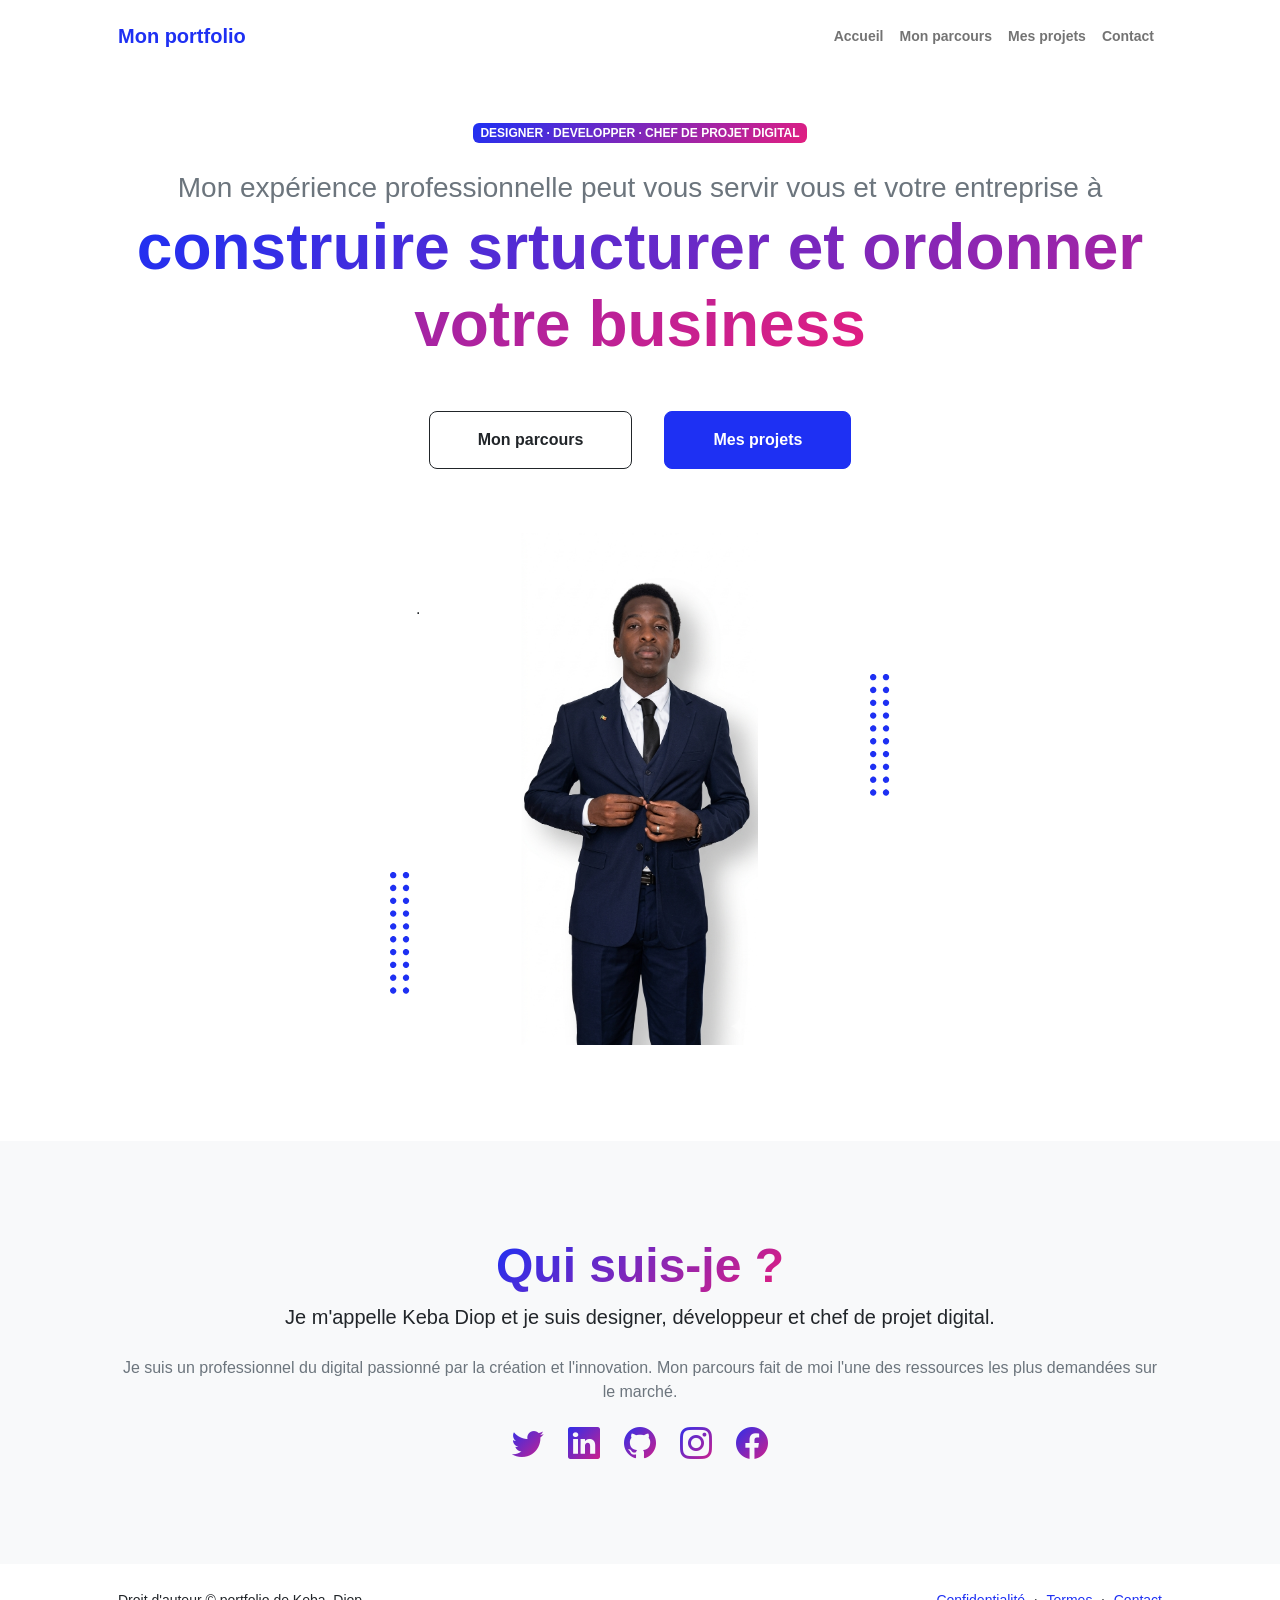
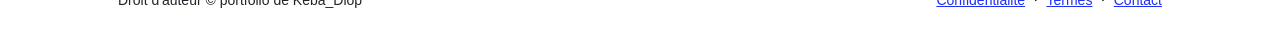
<file: portfolio/index.html>
<!DOCTYPE html>
<html lang="en">
    <head>
        <meta charset="utf-8" />
        <meta name="viewport" content="width=device-width, initial-scale=1, shrink-to-fit=no" />
        <meta name="description" content="" />
        <meta name="author" content="" />
        <title>Personal - Start Bootstrap Theme</title>
        <!-- Favicon-->
        <link rel="icon" type="image/x-icon" href="assets/favicon.ico" />
        <!-- Custom Google font-->
        <link rel="preconnect" href="https://fonts.googleapis.com" />
        <link rel="preconnect" href="https://fonts.gstatic.com" crossorigin />
        <link href="https://fonts.googleapis.com/css2?family=Plus+Jakarta+Sans:wght@100;200;300;400;500;600;700;800;900&amp;display=swap" rel="stylesheet" />
        <!-- Bootstrap icons-->
        <link href="https://cdn.jsdelivr.net/npm/bootstrap-icons@1.8.1/font/bootstrap-icons.css" rel="stylesheet" />
        <!-- Core theme CSS (includes Bootstrap)-->
        <link href="css/styles.css" rel="stylesheet" />
        <style>
            body {
                font-family: 'Montserrat', sans-serif;
            }
        </style>
    </head>
    <body class="d-flex flex-column h-100">
        <main class="flex-shrink-0">
            <!-- Navigation-->
            <nav class="navbar navbar-expand-lg navbar-light bg-white py-3">
                <div class="container px-5">
                    <a class="navbar-brand" href="index.html"><span class="fw-bolder text-primary">Mon portfolio</span></a>
                    <button class="navbar-toggler" type="button" data-bs-toggle="collapse" data-bs-target="#navbarSupportedContent" aria-controls="navbarSupportedContent" aria-expanded="false" aria-label="Toggle navigation"><span class="navbar-toggler-icon"></span></button>
                    <div class="collapse navbar-collapse" id="navbarSupportedContent">
                        <ul class="navbar-nav ms-auto mb-2 mb-lg-0 small fw-bolder">
                            <li class="nav-item"><a class="nav-link" href="index.html">Accueil</a></li>
                            <li class="nav-item"><a class="nav-link" href="resume.html">Mon parcours</a></li>
                            <li class="nav-item"><a class="nav-link" href="projects.html">Mes projets</a></li>
                            <li class="nav-item"><a class="nav-link" href="contact.html">Contact</a></li>
                        </ul>
                    </div>
                </div>
            </nav>
            <!-- Header-->
            <header class="py-5">
                <div class="container px-5 pb-5">
                    <div class="row gx-5 align-items-center">
                        <div class="col-xxl-5">
                            <!-- Header text content-->
                            <div class="text-center text-xxl-start">
                                <div class="badge bg-gradient-primary-to-secondary text-white mb-4"><div class="text-uppercase">Designer &middot; Developper &middot; Chef de projet digital</div></div>
                                <div class="fs-3 fw-light text-muted">Mon expérience professionnelle peut vous servir vous et votre entreprise à</div>
                                <h1 class="display-3 fw-bolder mb-5"><span class="text-gradient d-inline">construire srtucturer et ordonner votre business</span></h1>
                                <div class="d-grid gap-3 d-sm-flex justify-content-sm-center justify-content-xxl-start mb-3">
                                    <a class="btn btn-outline-dark btn-lg px-5 py-3 me-sm-3 fs-6 fw-bolder" href="resume.html">Mon parcours</a>
                                    <a class="btn btn-primary btn-lg px-5 py-3 fs-6 fw-bolder" href="projects.html">Mes projets</a>
                                </div>
                            </div>
                        </div>
                        <div class="col-xxl-7">
                            <!-- Header profile picture-->
                            <div class="d-flex justify-content-center mt-5 mt-xxl-0">
                                  <!-- couleur de fond -->
                                <div class="profile -primary-to-secondary">.
                                   
                                    <!-- TIP: For best results, use a photo with a transparent background like the demo example below-->
                                    <!-- Watch a tutorial on how to do this on YouTube (link)-->
                                    <img class="profile-img" src="assets/profil.png" alt="..." />  <!-- ma photo de profil -->
                                    <div class="dots-1">
                                        <!-- SVG Dots-->
                                        <svg version="1.1" xmlns="http://www.w3.org/2000/svg" xmlns:xlink="http://www.w3.org/1999/xlink" x="0px" y="0px" viewBox="0 0 191.6 1215.4" style="enable-background: new 0 0 191.6 1215.4" xml:space="preserve">
                                            <g transform="translate(0.000000,1280.000000) scale(0.100000,-0.100000)">
                                                <path d="M227.7,12788.6c-105-35-200-141-222-248c-43-206,163-412,369-369c155,32,275,190,260,339c-11,105-90,213-190,262        C383.7,12801.6,289.7,12808.6,227.7,12788.6z"></path>
                                                <path d="M1507.7,12788.6c-151-50-253-216-222-362c25-119,136-230,254-255c194-41,395,142,375,339c-11,105-90,213-190,262        C1663.7,12801.6,1569.7,12808.6,1507.7,12788.6z"></path>
                                                <path d="M227.7,11508.6c-105-35-200-141-222-248c-43-206,163-412,369-369c155,32,275,190,260,339c-11,105-90,213-190,262        C383.7,11521.6,289.7,11528.6,227.7,11508.6z"></path>
                                                <path d="M1507.7,11508.6c-151-50-253-216-222-362c25-119,136-230,254-255c194-41,395,142,375,339c-11,105-90,213-190,262        C1663.7,11521.6,1569.7,11528.6,1507.7,11508.6z"></path>
                                                <path d="M227.7,10228.6c-105-35-200-141-222-248c-43-206,163-412,369-369c155,32,275,190,260,339c-11,105-90,213-190,262        C383.7,10241.6,289.7,10248.6,227.7,10228.6z"></path>
                                                <path d="M1507.7,10228.6c-105-35-200-141-222-248c-43-206,163-412,369-369c155,32,275,190,260,339c-11,105-90,213-190,262        C1663.7,10241.6,1569.7,10248.6,1507.7,10228.6z"></path>
                                                <path d="M227.7,8948.6c-105-35-200-141-222-248c-43-206,163-412,369-369c155,32,275,190,260,339c-11,105-90,213-190,262        C383.7,8961.6,289.7,8968.6,227.7,8948.6z"></path>
                                                <path d="M1507.7,8948.6c-105-35-200-141-222-248c-43-206,163-412,369-369c155,32,275,190,260,339c-11,105-90,213-190,262        C1663.7,8961.6,1569.7,8968.6,1507.7,8948.6z"></path>
                                                <path d="M227.7,7668.6c-105-35-200-141-222-248c-43-206,163-412,369-369c155,32,275,190,260,339c-11,105-90,213-190,262        C383.7,7681.6,289.7,7688.6,227.7,7668.6z"></path>
                                                <path d="M1507.7,7668.6c-105-35-200-141-222-248c-43-206,163-412,369-369c155,32,275,190,260,339c-11,105-90,213-190,262        C1663.7,7681.6,1569.7,7688.6,1507.7,7668.6z"></path>
                                                <path d="M227.7,6388.6c-105-35-200-141-222-248c-43-206,163-412,369-369c155,32,275,190,260,339c-11,105-90,213-190,262        C383.7,6401.6,289.7,6408.6,227.7,6388.6z"></path>
                                                <path d="M1507.7,6388.6c-105-35-200-141-222-248c-43-206,163-412,369-369c155,32,275,190,260,339c-11,105-90,213-190,262        C1663.7,6401.6,1569.7,6408.6,1507.7,6388.6z"></path>
                                                <path d="M227.7,5108.6c-105-35-200-141-222-248c-43-206,163-412,369-369c155,32,275,190,260,339c-11,105-90,213-190,262        C383.7,5121.6,289.7,5128.6,227.7,5108.6z"></path>
                                                <path d="M1507.7,5108.6c-105-35-200-141-222-248c-43-206,163-412,369-369c155,32,275,190,260,339c-11,105-90,213-190,262        C1663.7,5121.6,1569.7,5128.6,1507.7,5108.6z"></path>
                                                <path d="M227.7,3828.6c-105-35-200-141-222-248c-43-206,163-412,369-369c155,32,275,190,260,339c-11,105-90,213-190,262        C383.7,3841.6,289.7,3848.6,227.7,3828.6z"></path>
                                                <path d="M1507.7,3828.6c-105-35-200-141-222-248c-43-206,163-412,369-369c155,32,275,190,260,339c-11,105-90,213-190,262        C1663.7,3841.6,1569.7,3848.6,1507.7,3828.6z"></path>
                                                <path d="M227.7,2548.6c-105-35-200-141-222-248c-43-206,163-412,369-369c155,32,275,190,260,339c-11,105-90,213-190,262        C383.7,2561.6,289.7,2568.6,227.7,2548.6z"></path>
                                                <path d="M1507.7,2548.6c-105-35-200-141-222-248c-43-206,163-412,369-369c155,32,275,190,260,339c-11,105-90,213-190,262        C1663.7,2561.6,1569.7,2568.6,1507.7,2548.6z"></path>
                                                <path d="M227.7,1268.6c-105-35-200-141-222-248c-43-206,163-412,369-369c155,32,275,190,260,339c-11,105-90,213-190,262        C383.7,1281.6,289.7,1288.6,227.7,1268.6z"></path>
                                                <path d="M1507.7,1268.6c-105-35-200-141-222-248c-43-206,163-412,369-369c155,32,275,190,260,339c-11,105-90,213-190,262        C1663.7,1281.6,1569.7,1288.6,1507.7,1268.6z"></path>
                                            </g>
                                        </svg>
                                        <!-- END of SVG dots-->
                                    </div>
                                    <div class="dots-2">
                                        <!-- SVG Dots-->
                                        <svg version="1.1" xmlns="http://www.w3.org/2000/svg" xmlns:xlink="http://www.w3.org/1999/xlink" x="0px" y="0px" viewBox="0 0 191.6 1215.4" style="enable-background: new 0 0 191.6 1215.4" xml:space="preserve">
                                            <g transform="translate(0.000000,1280.000000) scale(0.100000,-0.100000)">
                                                <path d="M227.7,12788.6c-105-35-200-141-222-248c-43-206,163-412,369-369c155,32,275,190,260,339c-11,105-90,213-190,262        C383.7,12801.6,289.7,12808.6,227.7,12788.6z"></path>
                                                <path d="M1507.7,12788.6c-151-50-253-216-222-362c25-119,136-230,254-255c194-41,395,142,375,339c-11,105-90,213-190,262        C1663.7,12801.6,1569.7,12808.6,1507.7,12788.6z"></path>
                                                <path d="M227.7,11508.6c-105-35-200-141-222-248c-43-206,163-412,369-369c155,32,275,190,260,339c-11,105-90,213-190,262        C383.7,11521.6,289.7,11528.6,227.7,11508.6z"></path>
                                                <path d="M1507.7,11508.6c-151-50-253-216-222-362c25-119,136-230,254-255c194-41,395,142,375,339c-11,105-90,213-190,262        C1663.7,11521.6,1569.7,11528.6,1507.7,11508.6z"></path>
                                                <path d="M227.7,10228.6c-105-35-200-141-222-248c-43-206,163-412,369-369c155,32,275,190,260,339c-11,105-90,213-190,262        C383.7,10241.6,289.7,10248.6,227.7,10228.6z"></path>
                                                <path d="M1507.7,10228.6c-105-35-200-141-222-248c-43-206,163-412,369-369c155,32,275,190,260,339c-11,105-90,213-190,262        C1663.7,10241.6,1569.7,10248.6,1507.7,10228.6z"></path>
                                                <path d="M227.7,8948.6c-105-35-200-141-222-248c-43-206,163-412,369-369c155,32,275,190,260,339c-11,105-90,213-190,262        C383.7,8961.6,289.7,8968.6,227.7,8948.6z"></path>
                                                <path d="M1507.7,8948.6c-105-35-200-141-222-248c-43-206,163-412,369-369c155,32,275,190,260,339c-11,105-90,213-190,262        C1663.7,8961.6,1569.7,8968.6,1507.7,8948.6z"></path>
                                                <path d="M227.7,7668.6c-105-35-200-141-222-248c-43-206,163-412,369-369c155,32,275,190,260,339c-11,105-90,213-190,262        C383.7,7681.6,289.7,7688.6,227.7,7668.6z"></path>
                                                <path d="M1507.7,7668.6c-105-35-200-141-222-248c-43-206,163-412,369-369c155,32,275,190,260,339c-11,105-90,213-190,262        C1663.7,7681.6,1569.7,7688.6,1507.7,7668.6z"></path>
                                                <path d="M227.7,6388.6c-105-35-200-141-222-248c-43-206,163-412,369-369c155,32,275,190,260,339c-11,105-90,213-190,262        C383.7,6401.6,289.7,6408.6,227.7,6388.6z"></path>
                                                <path d="M1507.7,6388.6c-105-35-200-141-222-248c-43-206,163-412,369-369c155,32,275,190,260,339c-11,105-90,213-190,262        C1663.7,6401.6,1569.7,6408.6,1507.7,6388.6z"></path>
                                                <path d="M227.7,5108.6c-105-35-200-141-222-248c-43-206,163-412,369-369c155,32,275,190,260,339c-11,105-90,213-190,262        C383.7,5121.6,289.7,5128.6,227.7,5108.6z"></path>
                                                <path d="M1507.7,5108.6c-105-35-200-141-222-248c-43-206,163-412,369-369c155,32,275,190,260,339c-11,105-90,213-190,262        C1663.7,5121.6,1569.7,5128.6,1507.7,5108.6z"></path>
                                                <path d="M227.7,3828.6c-105-35-200-141-222-248c-43-206,163-412,369-369c155,32,275,190,260,339c-11,105-90,213-190,262        C383.7,3841.6,289.7,3848.6,227.7,3828.6z"></path>
                                                <path d="M1507.7,3828.6c-105-35-200-141-222-248c-43-206,163-412,369-369c155,32,275,190,260,339c-11,105-90,213-190,262        C1663.7,3841.6,1569.7,3848.6,1507.7,3828.6z"></path>
                                                <path d="M227.7,2548.6c-105-35-200-141-222-248c-43-206,163-412,369-369c155,32,275,190,260,339c-11,105-90,213-190,262        C383.7,2561.6,289.7,2568.6,227.7,2548.6z"></path>
                                                <path d="M1507.7,2548.6c-105-35-200-141-222-248c-43-206,163-412,369-369c155,32,275,190,260,339c-11,105-90,213-190,262        C1663.7,2561.6,1569.7,2568.6,1507.7,2548.6z"></path>
                                                <path d="M227.7,1268.6c-105-35-200-141-222-248c-43-206,163-412,369-369c155,32,275,190,260,339c-11,105-90,213-190,262        C383.7,1281.6,289.7,1288.6,227.7,1268.6z"></path>
                                                <path d="M1507.7,1268.6c-105-35-200-141-222-248c-43-206,163-412,369-369c155,32,275,190,260,339c-11,105-90,213-190,262        C1663.7,1281.6,1569.7,1288.6,1507.7,1268.6z"></path>
                                            </g>
                                        </svg>
                                        <!-- END of SVG dots-->
                                    </div>
                                    <div class="dots-3">
                                        <!-- SVG Dots-->
                                        <svg version="1.1" xmlns="http://www.w3.org/2000/svg" xmlns:xlink="http://www.w3.org/1999/xlink" x="0px" y="0px" viewBox="0 0 191.6 1215.4" style="enable-background: new 0 0 191.6 1215.4" xml:space="preserve">
                                            <g transform="translate(0.000000,1280.000000) scale(0.100000,-0.100000)">
                                                <path d="M227.7,12788.6c-105-35-200-141-222-248c-43-206,163-412,369-369c155,32,275,190,260,339c-11,105-90,213-190,262        C383.7,12801.6,289.7,12808.6,227.7,12788.6z"></path>
                                                <path d="M1507.7,12788.6c-151-50-253-216-222-362c25-119,136-230,254-255c194-41,395,142,375,339c-11,105-90,213-190,262        C1663.7,12801.6,1569.7,12808.6,1507.7,12788.6z"></path>
                                                <path d="M227.7,11508.6c-105-35-200-141-222-248c-43-206,163-412,369-369c155,32,275,190,260,339c-11,105-90,213-190,262        C383.7,11521.6,289.7,11528.6,227.7,11508.6z"></path>
                                                <path d="M1507.7,11508.6c-151-50-253-216-222-362c25-119,136-230,254-255c194-41,395,142,375,339c-11,105-90,213-190,262        C1663.7,11521.6,1569.7,11528.6,1507.7,11508.6z"></path>
                                                <path d="M227.7,10228.6c-105-35-200-141-222-248c-43-206,163-412,369-369c155,32,275,190,260,339c-11,105-90,213-190,262        C383.7,10241.6,289.7,10248.6,227.7,10228.6z"></path>
                                                <path d="M1507.7,10228.6c-105-35-200-141-222-248c-43-206,163-412,369-369c155,32,275,190,260,339c-11,105-90,213-190,262        C1663.7,10241.6,1569.7,10248.6,1507.7,10228.6z"></path>
                                                <path d="M227.7,8948.6c-105-35-200-141-222-248c-43-206,163-412,369-369c155,32,275,190,260,339c-11,105-90,213-190,262        C383.7,8961.6,289.7,8968.6,227.7,8948.6z"></path>
                                                <path d="M1507.7,8948.6c-105-35-200-141-222-248c-43-206,163-412,369-369c155,32,275,190,260,339c-11,105-90,213-190,262        C1663.7,8961.6,1569.7,8968.6,1507.7,8948.6z"></path>
                                                <path d="M227.7,7668.6c-105-35-200-141-222-248c-43-206,163-412,369-369c155,32,275,190,260,339c-11,105-90,213-190,262        C383.7,7681.6,289.7,7688.6,227.7,7668.6z"></path>
                                                <path d="M1507.7,7668.6c-105-35-200-141-222-248c-43-206,163-412,369-369c155,32,275,190,260,339c-11,105-90,213-190,262        C1663.7,7681.6,1569.7,7688.6,1507.7,7668.6z"></path>
                                                <path d="M227.7,6388.6c-105-35-200-141-222-248c-43-206,163-412,369-369c155,32,275,190,260,339c-11,105-90,213-190,262        C383.7,6401.6,289.7,6408.6,227.7,6388.6z"></path>
                                                <path d="M1507.7,6388.6c-105-35-200-141-222-248c-43-206,163-412,369-369c155,32,275,190,260,339c-11,105-90,213-190,262        C1663.7,6401.6,1569.7,6408.6,1507.7,6388.6z"></path>
                                                <path d="M227.7,5108.6c-105-35-200-141-222-248c-43-206,163-412,369-369c155,32,275,190,260,339c-11,105-90,213-190,262        C383.7,5121.6,289.7,5128.6,227.7,5108.6z"></path>
                                                <path d="M1507.7,5108.6c-105-35-200-141-222-248c-43-206,163-412,369-369c155,32,275,190,260,339c-11,105-90,213-190,262        C1663.7,5121.6,1569.7,5128.6,1507.7,5108.6z"></path>
                                                <path d="M227.7,3828.6c-105-35-200-141-222-248c-43-206,163-412,369-369c155,32,275,190,260,339c-11,105-90,213-190,262        C383.7,3841.6,289.7,3848.6,227.7,3828.6z"></path>
                                                <path d="M1507.7,3828.6c-105-35-200-141-222-248c-43-206,163-412,369-369c155,32,275,190,260,339c-11,105-90,213-190,262        C1663.7,3841.6,1569.7,3848.6,1507.7,3828.6z"></path>
                                                <path d="M227.7,2548.6c-105-35-200-141-222-248c-43-206,163-412,369-369c155,32,275,190,260,339c-11,105-90,213-190,262        C383.7,2561.6,289.7,2568.6,227.7,2548.6z"></path>
                                                <path d="M1507.7,2548.6c-105-35-200-141-222-248c-43-206,163-412,369-369c155,32,275,190,260,339c-11,105-90,213-190,262        C1663.7,2561.6,1569.7,2568.6,1507.7,2548.6z"></path>
                                                <path d="M227.7,1268.6c-105-35-200-141-222-248c-43-206,163-412,369-369c155,32,275,190,260,339c-11,105-90,213-190,262        C383.7,1281.6,289.7,1288.6,227.7,1268.6z"></path>
                                                <path d="M1507.7,1268.6c-105-35-200-141-222-248c-43-206,163-412,369-369c155,32,275,190,260,339c-11,105-90,213-190,262        C1663.7,1281.6,1569.7,1288.6,1507.7,1268.6z"></path>
                                            </g>
                                        </svg>
                                        <!-- END of SVG dots-->
                                    </div>
                                    <div class="dots-4">
                                        <!-- SVG Dots-->
                                        <svg version="1.1" xmlns="http://www.w3.org/2000/svg" xmlns:xlink="http://www.w3.org/1999/xlink" x="0px" y="0px" viewBox="0 0 191.6 1215.4" style="enable-background: new 0 0 191.6 1215.4" xml:space="preserve">
                                            <g transform="translate(0.000000,1280.000000) scale(0.100000,-0.100000)">
                                                <path d="M227.7,12788.6c-105-35-200-141-222-248c-43-206,163-412,369-369c155,32,275,190,260,339c-11,105-90,213-190,262        C383.7,12801.6,289.7,12808.6,227.7,12788.6z"></path>
                                                <path d="M1507.7,12788.6c-151-50-253-216-222-362c25-119,136-230,254-255c194-41,395,142,375,339c-11,105-90,213-190,262        C1663.7,12801.6,1569.7,12808.6,1507.7,12788.6z"></path>
                                                <path d="M227.7,11508.6c-105-35-200-141-222-248c-43-206,163-412,369-369c155,32,275,190,260,339c-11,105-90,213-190,262        C383.7,11521.6,289.7,11528.6,227.7,11508.6z"></path>
                                                <path d="M1507.7,11508.6c-151-50-253-216-222-362c25-119,136-230,254-255c194-41,395,142,375,339c-11,105-90,213-190,262        C1663.7,11521.6,1569.7,11528.6,1507.7,11508.6z"></path>
                                                <path d="M227.7,10228.6c-105-35-200-141-222-248c-43-206,163-412,369-369c155,32,275,190,260,339c-11,105-90,213-190,262        C383.7,10241.6,289.7,10248.6,227.7,10228.6z"></path>
                                                <path d="M1507.7,10228.6c-105-35-200-141-222-248c-43-206,163-412,369-369c155,32,275,190,260,339c-11,105-90,213-190,262        C1663.7,10241.6,1569.7,10248.6,1507.7,10228.6z"></path>
                                                <path d="M227.7,8948.6c-105-35-200-141-222-248c-43-206,163-412,369-369c155,32,275,190,260,339c-11,105-90,213-190,262        C383.7,8961.6,289.7,8968.6,227.7,8948.6z"></path>
                                                <path d="M1507.7,8948.6c-105-35-200-141-222-248c-43-206,163-412,369-369c155,32,275,190,260,339c-11,105-90,213-190,262        C1663.7,8961.6,1569.7,8968.6,1507.7,8948.6z"></path>
                                                <path d="M227.7,7668.6c-105-35-200-141-222-248c-43-206,163-412,369-369c155,32,275,190,260,339c-11,105-90,213-190,262        C383.7,7681.6,289.7,7688.6,227.7,7668.6z"></path>
                                                <path d="M1507.7,7668.6c-105-35-200-141-222-248c-43-206,163-412,369-369c155,32,275,190,260,339c-11,105-90,213-190,262        C1663.7,7681.6,1569.7,7688.6,1507.7,7668.6z"></path>
                                                <path d="M227.7,6388.6c-105-35-200-141-222-248c-43-206,163-412,369-369c155,32,275,190,260,339c-11,105-90,213-190,262        C383.7,6401.6,289.7,6408.6,227.7,6388.6z"></path>
                                                <path d="M1507.7,6388.6c-105-35-200-141-222-248c-43-206,163-412,369-369c155,32,275,190,260,339c-11,105-90,213-190,262        C1663.7,6401.6,1569.7,6408.6,1507.7,6388.6z"></path>
                                                <path d="M227.7,5108.6c-105-35-200-141-222-248c-43-206,163-412,369-369c155,32,275,190,260,339c-11,105-90,213-190,262        C383.7,5121.6,289.7,5128.6,227.7,5108.6z"></path>
                                                <path d="M1507.7,5108.6c-105-35-200-141-222-248c-43-206,163-412,369-369c155,32,275,190,260,339c-11,105-90,213-190,262        C1663.7,5121.6,1569.7,5128.6,1507.7,5108.6z"></path>
                                                <path d="M227.7,3828.6c-105-35-200-141-222-248c-43-206,163-412,369-369c155,32,275,190,260,339c-11,105-90,213-190,262        C383.7,3841.6,289.7,3848.6,227.7,3828.6z"></path>
                                                <path d="M1507.7,3828.6c-105-35-200-141-222-248c-43-206,163-412,369-369c155,32,275,190,260,339c-11,105-90,213-190,262        C1663.7,3841.6,1569.7,3848.6,1507.7,3828.6z"></path>
                                                <path d="M227.7,2548.6c-105-35-200-141-222-248c-43-206,163-412,369-369c155,32,275,190,260,339c-11,105-90,213-190,262        C383.7,2561.6,289.7,2568.6,227.7,2548.6z"></path>
                                                <path d="M1507.7,2548.6c-105-35-200-141-222-248c-43-206,163-412,369-369c155,32,275,190,260,339c-11,105-90,213-190,262        C1663.7,2561.6,1569.7,2568.6,1507.7,2548.6z"></path>
                                                <path d="M227.7,1268.6c-105-35-200-141-222-248c-43-206,163-412,369-369c155,32,275,190,260,339c-11,105-90,213-190,262        C383.7,1281.6,289.7,1288.6,227.7,1268.6z"></path>
                                                <path d="M1507.7,1268.6c-105-35-200-141-222-248c-43-206,163-412,369-369c155,32,275,190,260,339c-11,105-90,213-190,262        C1663.7,1281.6,1569.7,1288.6,1507.7,1268.6z"></path>
                                            </g>
                                        </svg>
                                        <!-- END of SVG dots-->
                                    </div>
                                </div>
                            </div>
                        </div>
                    </div>
                </div>
            </header>
            <!-- About Section-->
            <section class="bg-light py-5">
                <div class="container px-5">
                    <div class="row gx-5 justify-content-center">
                        <div class="col-xxl-8">
                            <div class="text-center my-5">
                                <h2 class="display-5 fw-bolder"><span class="text-gradient d-inline">Qui suis-je ?</span></h2>
                                <p class="lead fw-light mb-4">Je m'appelle Keba Diop et je suis designer, développeur et chef de projet digital.</p>
                                <p class="text-muted">Je suis un professionnel du digital passionné par la création et l'innovation. Mon parcours fait de moi l'une des ressources les plus demandées sur le marché. </p>
                                <div class="d-flex justify-content-center fs-2 gap-4">
                                    <a class="text-gradient" href="#!"><i class="bi bi-twitter"></i></a>
                                    <a class="text-gradient" href="#!"><i class="bi bi-linkedin"></i></a>
                                    <a class="text-gradient" href="#!"><i class="bi bi-github"></i></a>
                                    <a class="text-gradient" href="#!"><i class="bi bi-instagram"></i></a>
                                    <a class="text-gradient" href="#!"><i class="bi bi-facebook"></i></a>
                                </div>
                            </div>
                        </div>
                    </div>
                </div>
            </section>
        </main>
        <!-- Footer-->
        <footer class="bg-white py-4 mt-auto">
            <div class="container px-5">
                <div class="row align-items-center justify-content-between flex-column flex-sm-row">
                    <div class="col-auto"><div class="small m-0">Droit d'auteur &copy; portfolio de Keba_Diop</div></div>
                    <div class="col-auto">
                        <a class="small" href="#!">Confidentialité</a>
                        <span class="mx-1">&middot;</span>
                        <a class="small" href="#!">Termes</a>
                        <span class="mx-1">&middot;</span>
                        <a class="small" href="#!">Contact</a>
                    </div>
                </div>
            </div>
        </footer>
        <!-- Bootstrap core JS-->
        <script src="https://cdn.jsdelivr.net/npm/bootstrap@5.2.3/dist/js/bootstrap.bundle.min.js"></script>
        <!-- Core theme JS-->
        <script src="js/scripts.js"></script>
    </body>
</html>
</file>
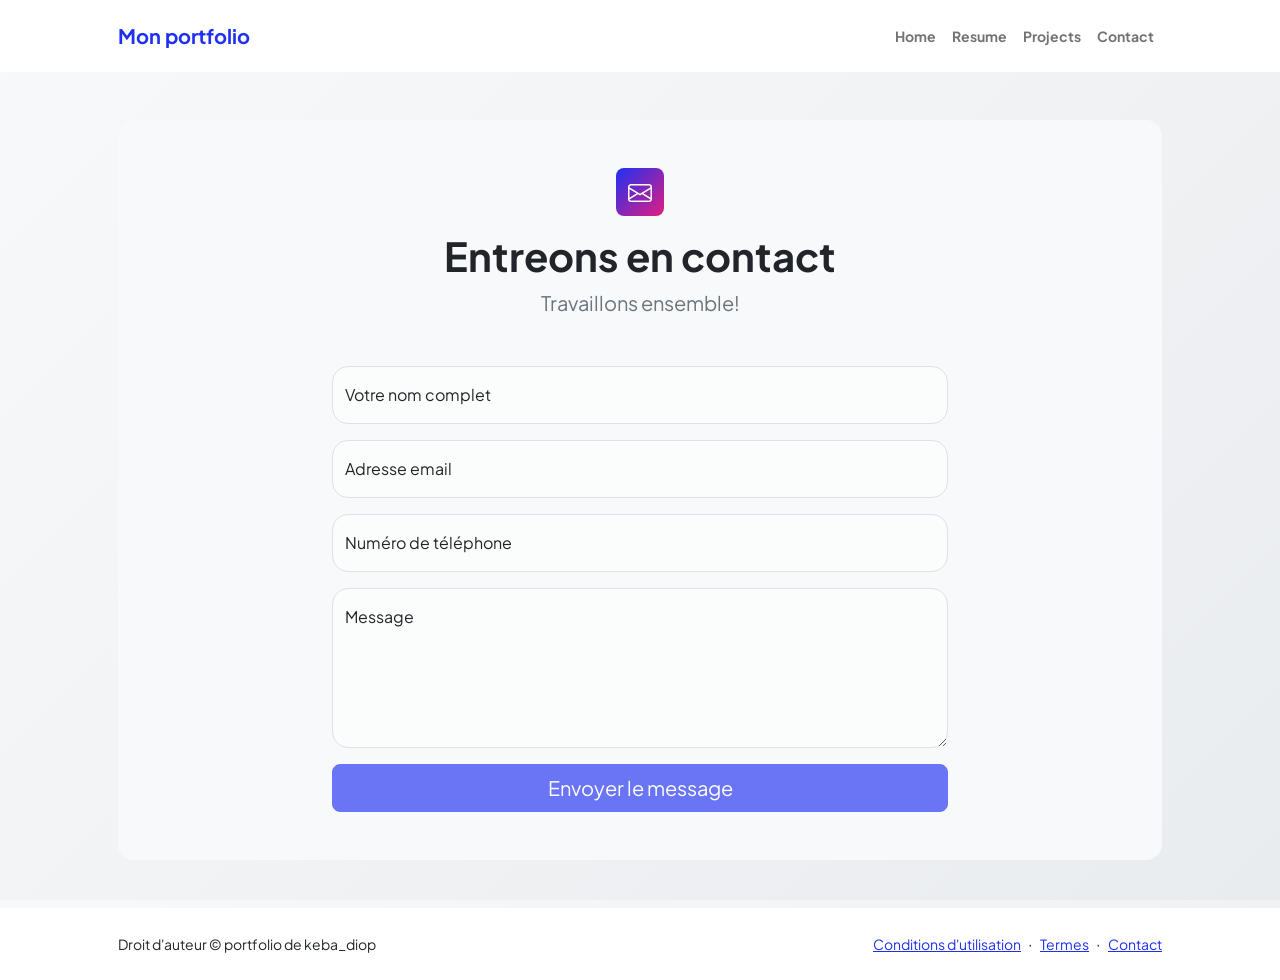
<file: portfolio/contact.html>
<!DOCTYPE html>
<html lang="en">
    <head>
        <meta charset="utf-8" />
        <meta name="viewport" content="width=device-width, initial-scale=1, shrink-to-fit=no" />
        <meta name="description" content />
        <meta name="author" content />
        <title>Modern Business - Start Bootstrap Template</title>
        <!-- Favicon-->
        <link rel="icon" type="image/x-icon" href="assets/favicon.ico" />
        <!-- Custom Google font-->
        <link rel="preconnect" href="https://fonts.googleapis.com" />
        <link rel="preconnect" href="https://fonts.gstatic.com" crossorigin />
        <link href="https://fonts.googleapis.com/css2?family=Plus+Jakarta+Sans:wght@100;200;300;400;500;600;700;800;900&amp;display=swap" rel="stylesheet" />
        <!-- Bootstrap icons-->
        <link href="https://cdn.jsdelivr.net/npm/bootstrap-icons@1.8.1/font/bootstrap-icons.css" rel="stylesheet" />
        <!-- Core theme CSS (includes Bootstrap)-->
        <link href="css/styles.css" rel="stylesheet" />
        <style>
            :root {
                --glass-bg: rgba(255, 255, 255, 0.7);
                --glass-border: rgba(255, 255, 255, 0.3);
            }

            body {
                font-family: 'Plus Jakarta Sans', sans-serif;
                background: linear-gradient(135deg, #f8f9fa 0%, #e9ecef 100%);
            }

            .contact-card {
                background: var(--glass-bg);
                backdrop-filter: blur(15px);
                -webkit-backdrop-filter: blur(15px);
                border: 1px solid var(--glass-border);
                border-radius: 2rem;
                box-shadow: 0 20px 40px rgba(0, 0, 0, 0.05);
                transition: transform 0.3s ease;
            }

            .form-floating > .form-control {
                border-radius: 1rem;
                border: 1px solid #dee2e6;
                background-color: rgba(255, 255, 255, 0.5);
            }

            .form-floating > .form-control:focus {
                border-color: #0d6efd;
                box-shadow: 0 0 0 0.25rem rgba(13, 110, 253, 0.1);
                background-color: #fff;
            }

            .btn-submit {
                background: linear-gradient(45deg, #0d6efd, #6610f2);
                border: none;
                border-radius: 1rem;
                padding: 1rem 2rem;
                font-weight: 700;
                letter-spacing: 0.5px;
                transition: all 0.3s ease;
            }

            .btn-submit:hover {
                transform: translateY(-3px);
                box-shadow: 0 10px 20px rgba(13, 110, 253, 0.2);
            }

            .contact-info-icon {
                width: 50px;
                height: 50px;
                display: flex;
                align-items: center;
                justify-content: center;
                border-radius: 12px;
                background: linear-gradient(45deg, #0d6efd, #0dcaf0);
                color: white;
                margin-bottom: 1rem;
            }

            .text-gradient {
                background: linear-gradient(45deg, #0d6efd, #6610f2);
                -webkit-background-clip: text;
                -webkit-text-fill-color: transparent;
            }
        </style>
    </head>
    <body class="d-flex flex-column">
        <main class="flex-shrink-0">
            <!-- Navigation-->
            <nav class="navbar navbar-expand-lg navbar-light bg-white py-3">
                <div class="container px-5">
                    <a class="navbar-brand" href="index.html"><span class="fw-bolder text-primary">Mon portfolio</span></a>
                    <button class="navbar-toggler" type="button" data-bs-toggle="collapse" data-bs-target="#navbarSupportedContent" aria-controls="navbarSupportedContent" aria-expanded="false" aria-label="Toggle navigation"><span class="navbar-toggler-icon"></span></button>
                    <div class="collapse navbar-collapse" id="navbarSupportedContent">
                        <ul class="navbar-nav ms-auto mb-2 mb-lg-0 small fw-bolder">
                            <li class="nav-item"><a class="nav-link" href="index.html">Home</a></li>
                            <li class="nav-item"><a class="nav-link" href="resume.html">Resume</a></li>
                            <li class="nav-item"><a class="nav-link" href="projects.html">Projects</a></li>
                            <li class="nav-item"><a class="nav-link" href="contact.html">Contact</a></li>
                        </ul>
                    </div>
                </div>
            </nav>
            <!-- Page content-->
            <section class="py-5">
                <div class="container px-5">
                    <!-- Contact form-->
                    <div class="bg-light rounded-4 py-5 px-4 px-md-5">
                        <div class="text-center mb-5">
                            <div class="feature bg-primary bg-gradient-primary-to-secondary text-white rounded-3 mb-3"><i class="bi bi-envelope"></i></div>
                            <h1 class="fw-bolder">Entreons en contact</h1>
                            <p class="lead fw-normal text-muted mb-0">Travaillons ensemble!</p>
                        </div>
                        <div class="row gx-5 justify-content-center">
                            <div class="col-lg-8 " >
                                <!-- * * * * * * * * * * * * * * *-->
                                <!-- * * SB Forms Contact Form * *-->
                                <!-- * * * * * * * * * * * * * * *-->
                                <!-- This form is pre-integrated with SB Forms.-->
                                <!-- To make this form functional, sign up at-->
                                <!-- https://startbootstrap.com/solution/contact-forms-->
                                <!-- to get an API token!-->
                                <form id="contactForm" ">
                                    <!-- Name input-->
                                    <div class="form-floating mb-3">
                                        <input class="form-control" id="name" type="text" placeholder="Enter your name..." data-sb-validations="required" />
                                        <label for="name">Votre nom complet</label>
                                        <div class="invalid-feedback" data-sb-feedback="name:required">A name is required.</div>
                                    </div>
                                    <!-- Email address input-->
                                    <div class="form-floating mb-3">
                                        <input class="form-control" id="email" type="email" placeholder="name@example.com" data-sb-validations="required,email" />
                                        <label for="email">Adresse email</label>
                                        <div class="invalid-feedback" data-sb-feedback="email:required">An email is required.</div>
                                        <div class="invalid-feedback" data-sb-feedback="email:email">Email is not valid.</div>
                                    </div>
                                    <!-- Phone number input-->
                                    <div class="form-floating mb-3">
                                        <input class="form-control" id="phone" type="tel" placeholder="(123) 456-7890" data-sb-validations="required" />
                                        <label for="phone">Numéro de téléphone</label>
                                        <div class="invalid-feedback" data-sb-feedback="phone:required">A phone number is required.</div>
                                    </div>
                                    <!-- Message input-->
                                    <div class="form-floating mb-3">
                                        <textarea class="form-control" id="message" type="text" placeholder="Enter your message here..." style="height: 10rem" data-sb-validations="required"></textarea>
                                        <label for="message">Message</label>
                                        <div class="invalid-feedback" data-sb-feedback="message:required">A message is required.</div>
                                    </div>
                                    <!-- Submit success message-->
                                    <!---->
                                    <!-- This is what your users will see when the form-->
                                    <!-- has successfully submitted-->
                                    <div class="d-none" id="submitSuccessMessage">
                                        <div class="text-center mb-3">
                                            <div class="fw-bolder">Form submission successful!</div>
                                            To activate this form, sign up at
                                            <br />
                                            <a href="https://startbootstrap.com/solution/contact-forms">https://startbootstrap.com/solution/contact-forms</a>
                                        </div>
                                    </div>
                                    <!-- Submit error message-->
                                    <!---->
                                    <!-- This is what your users will see when there is-->
                                    <!-- an error submitting the form-->
                                    <div class="d-none" id="submitErrorMessage"><div class="text-center text-danger mb-3">Error sending message!</div></div>
                                    <!-- Submit Button-->
                                    <div class="d-grid"><button class="btn btn-primary btn-lg disabled" id="submitButton" type="submit">Envoyer le message</button></div>
                                </form>
                            </div>
                        </div>
                    </div>
                </div>
            </section>
        </main>
        <!-- Footer-->
        <footer class="bg-white py-4 mt-auto">
            <div class="container px-5">
                <div class="row align-items-center justify-content-between flex-column flex-sm-row">
                    <div class="col-auto"><div class="small m-0">Droit d'auteur &copy; portfolio de keba_diop</div></div>
                    <div class="col-auto">
                        <a class="small" href="#!">Conditions d'utilisation</a>
                        <span class="mx-1">&middot;</span>
                        <a class="small" href="#!">Termes</a>
                        <span class="mx-1">&middot;</span>
                        <a class="small" href="#!">Contact</a>
                    </div>
                </div>
            </div>
        </footer>
        <!-- Bootstrap core JS-->
        <script src="https://cdn.jsdelivr.net/npm/bootstrap@5.2.3/dist/js/bootstrap.bundle.min.js"></script>
        <!-- Core theme JS-->
        <script src="js/scripts.js"></script>
        <!-- * * * * * * * * * * * * * * * * * * * * * * * * * * * * * * * * * * * * * * * *-->
        <!-- * *                               SB Forms JS                               * *-->
        <!-- * * Activate your form at https://startbootstrap.com/solution/contact-forms * *-->
        <!-- * * * * * * * * * * * * * * * * * * * * * * * * * * * * * * * * * * * * * * * *-->
        <script src="https://cdn.startbootstrap.com/sb-forms-latest.js"></script>
    </body>
</html>
</file>
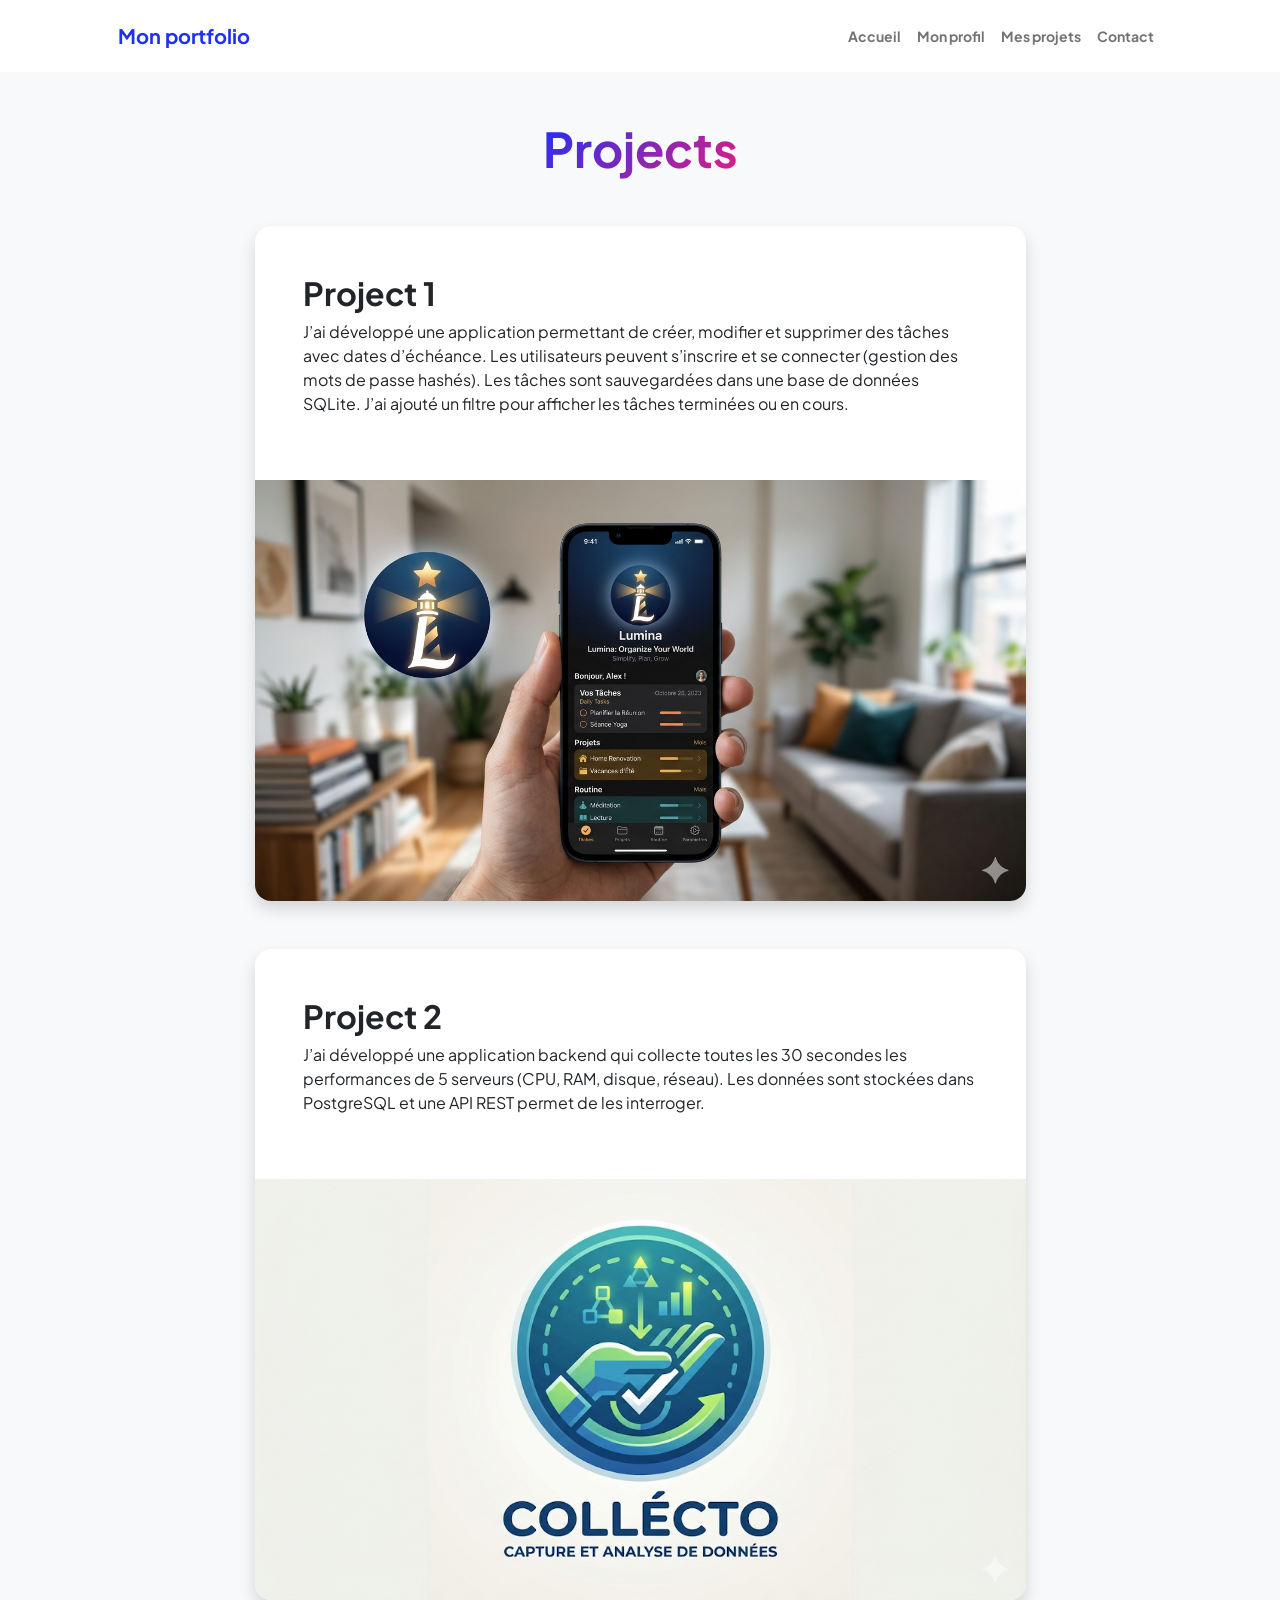
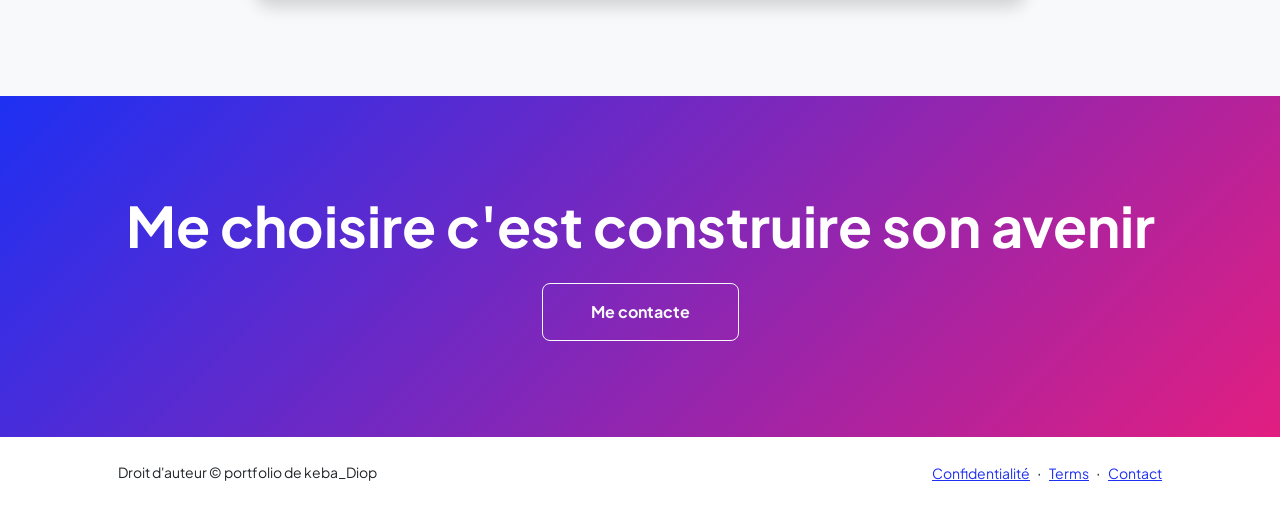
<file: portfolio/projects.html>
<!DOCTYPE html>
<html lang="en">
    <head>
        <meta charset="utf-8" />
        <meta name="viewport" content="width=device-width, initial-scale=1, shrink-to-fit=no" />
        <meta name="description" content="" />
        <meta name="author" content="" />
        <title>Modern Business - Start Bootstrap Template</title>
        <!-- Favicon-->
        <link rel="icon" type="image/x-icon" href="assets/favicon.ico" />
        <!-- Custom Google font-->
        <link rel="preconnect" href="https://fonts.googleapis.com" />
        <link rel="preconnect" href="https://fonts.gstatic.com" crossorigin />
        <link href="https://fonts.googleapis.com/css2?family=Plus+Jakarta+Sans:wght@100;200;300;400;500;600;700;800;900&amp;display=swap" rel="stylesheet" />
        <!-- Bootstrap icons-->
        <link href="https://cdn.jsdelivr.net/npm/bootstrap-icons@1.8.1/font/bootstrap-icons.css" rel="stylesheet" />
        <!-- Core theme CSS (includes Bootstrap)-->
        <link href="css/styles.css" rel="stylesheet" />
    </head>
    <body class="d-flex flex-column h-100 bg-light font-family-georgia">
        <main class="flex-shrink-0">
            <!-- Navigation-->
            <nav class="navbar navbar-expand-lg navbar-light bg-white py-3">
                <div class="container px-5">
                    <a class="navbar-brand" href="index.html"><span class="fw-bolder text-primary">Mon portfolio</span></a>
                    <button class="navbar-toggler" type="button" data-bs-toggle="collapse" data-bs-target="#navbarSupportedContent" aria-controls="navbarSupportedContent" aria-expanded="false" aria-label="Toggle navigation"><span class="navbar-toggler-icon"></span></button>
                    <div class="collapse navbar-collapse" id="navbarSupportedContent">
                        <ul class="navbar-nav ms-auto mb-2 mb-lg-0 small fw-bolder">
                            <li class="nav-item"><a class="nav-link" href="index.html">Accueil</a></li>
                            <li class="nav-item"><a class="nav-link" href="resume.html">Mon profil</a></li>
                            <li class="nav-item"><a class="nav-link" href="projects.html">Mes projets</a></li>
                            <li class="nav-item"><a class="nav-link" href="contact.html">Contact</a></li>
                        </ul>
                    </div>
                </div>
            </nav>
            <!-- Projects Section-->
            <section class="py-5">
                <div class="container px-5 mb-5">
                    <div class="text-center mb-5">
                        <h1 class="display-5 fw-bolder mb-0"><span class="text-gradient d-inline">Projects</span></h1>
                    </div>
                    <div class="row gx-5 justify-content-center">
                        <div class="col-lg-11 col-xl-9 col-xxl-8">
                            <!-- Project Card 1-->
                            <div class="card overflow-hidden shadow rounded-4 border-0 mb-5">
                                <div class="card-body p-0">
                                    
                                        <div class="p-5">
                                            <h2 class="fw-bolder">Project 1</h2>
                                            <p>J’ai développé une application  permettant de créer, modifier et supprimer des tâches avec dates d’échéance. Les utilisateurs peuvent s’inscrire et se connecter (gestion des mots de passe hashés). Les tâches sont sauvegardées dans une base de données SQLite. J’ai ajouté un filtre pour afficher les tâches terminées ou en cours.</p>
                                        </div>
                                        <img class="img-fluid" src="assets/app.png" alt="..." />
                                    
                                </div>
                            </div>
                            <!-- Project Card 2-->
                            <div class="card overflow-hidden shadow rounded-4 border-0">
                                <div class="card-body p-0">
                                    
                                        <div class="p-5">
                                            <h2 class="fw-bolder">Project 2</h2>
                                            <p>J’ai développé une application backend qui collecte toutes les 30 secondes les performances de 5 serveurs (CPU, RAM, disque, réseau). Les données sont stockées dans PostgreSQL et une API REST permet de les interroger.</p>
                                        </div>
                                        <img class="img-fluid" src="assets/app2.png" alt="..." />
                                    
                                </div>
                            </div>
                        </div>
                    </div>
                </div>
            </section>
            <!-- Call to action section-->
            <section class="py-5 bg-gradient-primary-to-secondary text-white">
                
                <div class="container px-5 my-5">
                    <div class="text-center">
                        <h2 class="display-4 fw-bolder mb-4">Me choisire c'est construire son avenir</h2>
                        <a class="btn btn-outline-light btn-lg px-5 py-3 fs-6 fw-bolder" href="contact.html">Me contacte</a>
                    </div>
                </div>
            </section>
        </main>
        <!-- Footer-->
        <footer class="bg-white py-4 mt-auto">
            <div class="container px-5">
                <div class="row align-items-center justify-content-between flex-column flex-sm-row">
                    <div class="col-auto"><div class="small m-0">Droit d'auteur &copy; portfolio de keba_Diop</div></div>
                    <div class="col-auto">
                        <a class="small" href="#!">Confidentialité</a>
                        <span class="mx-1">&middot;</span>
                        <a class="small" href="#!">Terms</a>
                        <span class="mx-1">&middot;</span>
                        <a class="small" href="#!">Contact</a>
                    </div>
                </div>
            </div>
        </footer>
        <!-- Bootstrap core JS-->
        <script src="https://cdn.jsdelivr.net/npm/bootstrap@5.2.3/dist/js/bootstrap.bundle.min.js"></script>
        <!-- Core theme JS-->
        <script src="js/scripts.js"></script>
    </body>
</html>
</file>
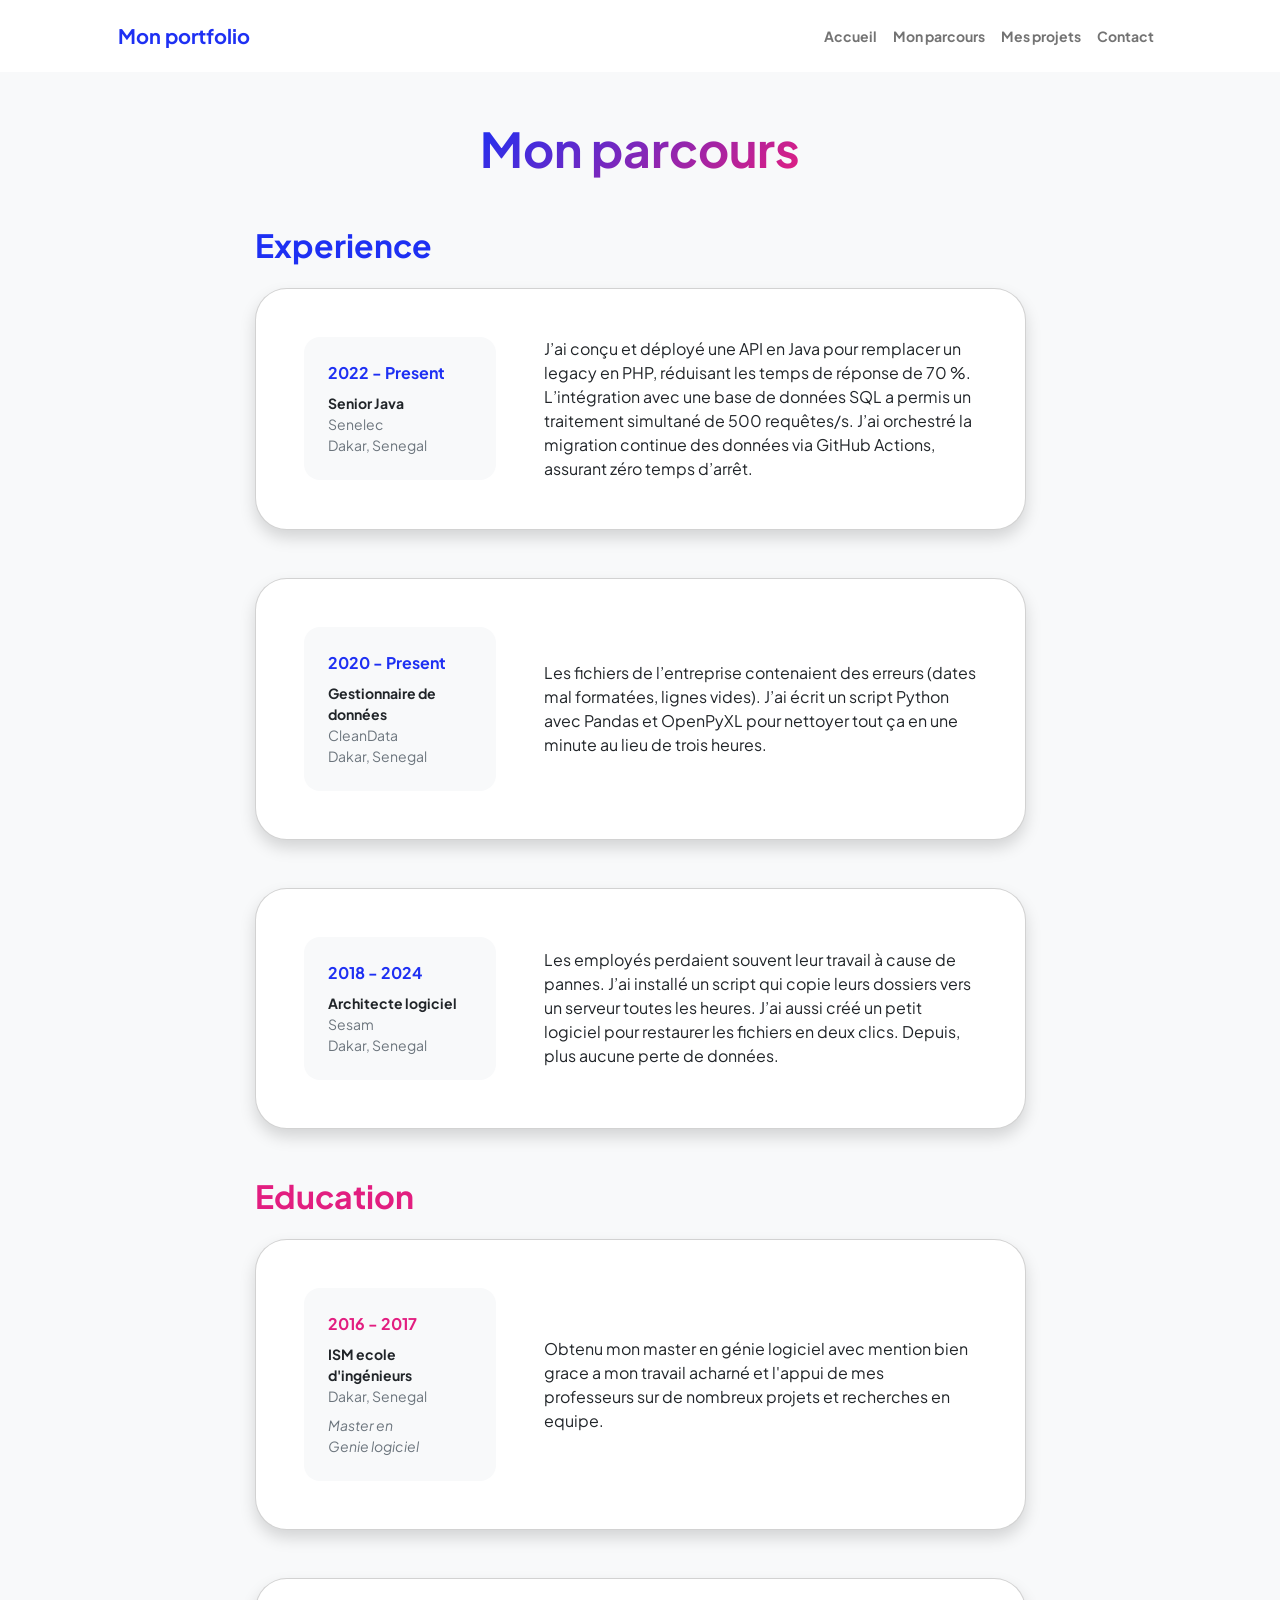
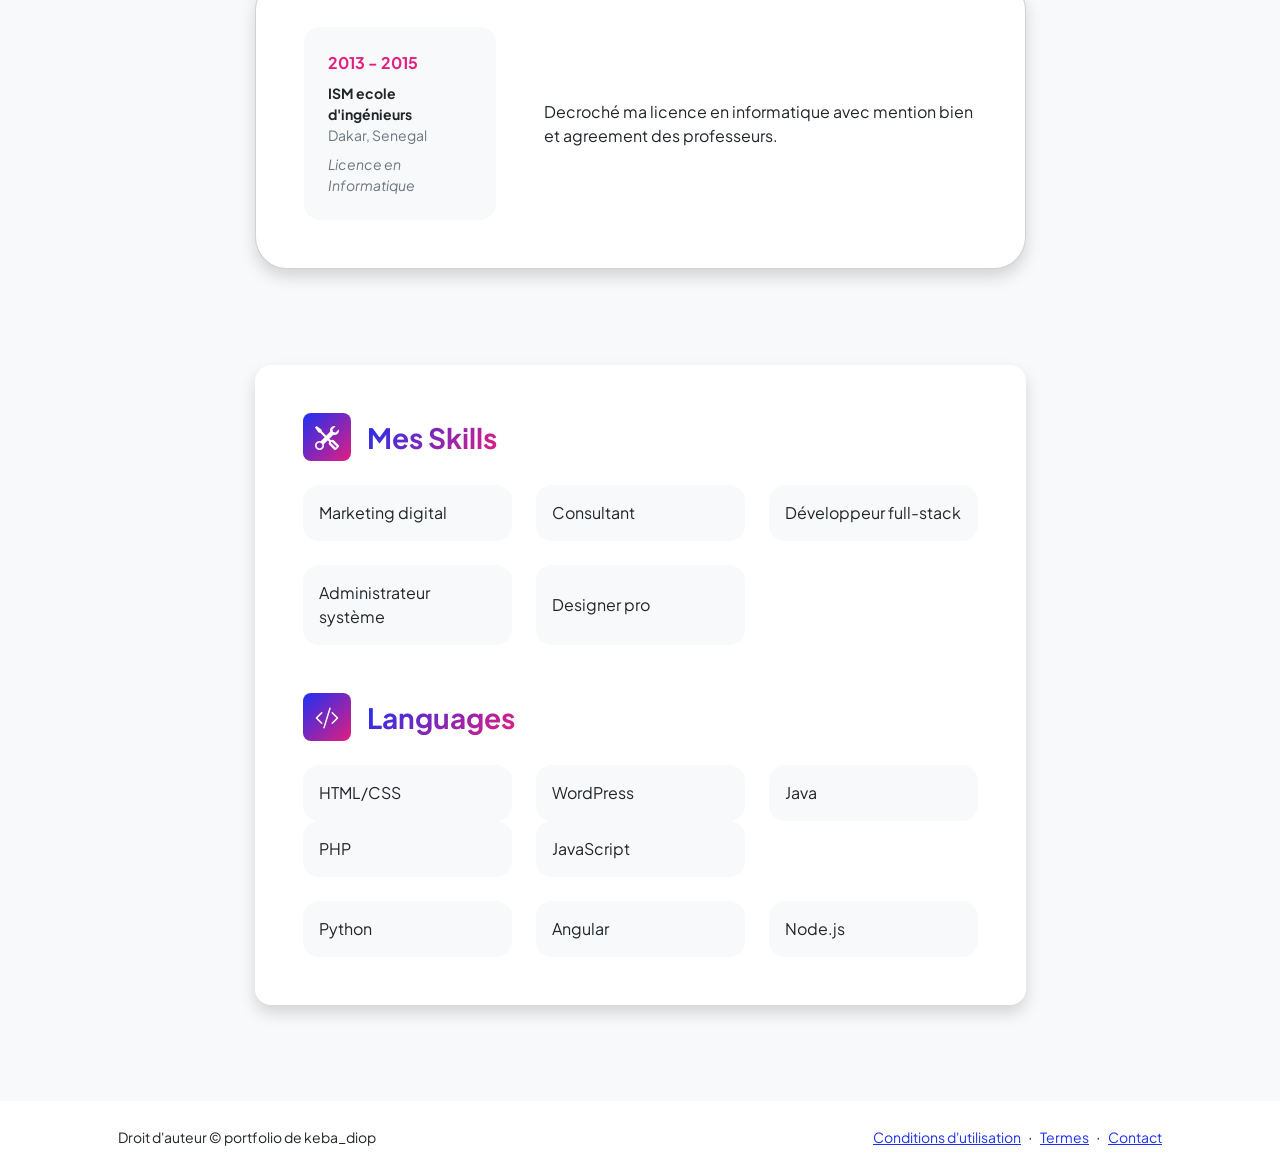
<file: portfolio/resume.html>
<!DOCTYPE html>
<html lang="en">
    <head>
        <meta charset="utf-8" />
        <meta name="viewport" content="width=device-width, initial-scale=1, shrink-to-fit=no" />
        <meta name="description" content="" />
        <meta name="author" content="" />
        <title>Personal - Start Bootstrap Template</title>
        <!-- Favicon-->
        <link rel="icon" type="image/x-icon" href="assets/favicon.ico" />
        <!-- Custom Google font-->
        <link rel="preconnect" href="https://fonts.googleapis.com" />
        <link rel="preconnect" href="https://fonts.gstatic.com" crossorigin />
        <link href="https://fonts.googleapis.com/css2?family=Plus+Jakarta+Sans:wght@100;200;300;400;500;600;700;800;900&amp;display=swap" rel="stylesheet" />
        <!-- Bootstrap icons-->
        <link href="https://cdn.jsdelivr.net/npm/bootstrap-icons@1.8.1/font/bootstrap-icons.css" rel="stylesheet" />
        <!-- Core theme CSS (includes Bootstrap)-->
        <link href="css/styles.css" rel="stylesheet" />
    </head>
    <body class="d-flex flex-column h-100 bg-light">
        <main class="flex-shrink-0">
            <!-- Navigation-->
            <nav class="navbar navbar-expand-lg navbar-light bg-white py-3">
                <div class="container px-5">
                    <a class="navbar-brand" href="index.html"><span class="fw-bolder text-primary">Mon portfolio</span></a>
                    <button class="navbar-toggler" type="button" data-bs-toggle="collapse" data-bs-target="#navbarSupportedContent" aria-controls="navbarSupportedContent" aria-expanded="false" aria-label="Toggle navigation"><span class="navbar-toggler-icon"></span></button>
                    <div class="collapse navbar-collapse" id="navbarSupportedContent">
                        <ul class="navbar-nav ms-auto mb-2 mb-lg-0 small fw-bolder">
                            <li class="nav-item"><a class="nav-link" href="index.html">Accueil</a></li>
                            <li class="nav-item"><a class="nav-link" href="resume.html">Mon parcours</a></li>
                            <li class="nav-item"><a class="nav-link" href="projects.html">Mes projets</a></li>
                            <li class="nav-item"><a class="nav-link" href="contact.html">Contact</a></li>
                        </ul>
                    </div>
                </div>
            </nav>
            <!-- Page Content-->
            <div class="container px-5 my-5">
                <div class="text-center mb-5">
                    <h1 class="display-5 fw-bolder mb-0"><span class="text-gradient d-inline">Mon parcours</span></h1>
                </div>
                <div class="row gx-5 justify-content-center">
                    <div class="col-lg-11 col-xl-9 col-xxl-8">
                        <!-- Experience Section-->
                        <section>
                            <div class="d-flex align-items-center justify-content-between mb-4">
                                <h2 class="text-primary fw-bolder mb-0">Experience</h2>
                                <!-- Download resume button-->
                                <!-- Note: Set the link href target to a PDF file within your project-->
                                
                            </div>
                            <!-- Experience Card 1-->
                            <div class="card shadow border-1 rounded-5 mb-5">
                                <div class="card-body p-5">
                                    <div class="row align-items-center gx-5">
                                        <div class="col text-center text-lg-start mb-4 mb-lg-0">
                                            <div class="bg-light p-4 rounded-4">
                                                <div class="text-primary fw-bolder mb-2">2022 - Present</div>
                                                <div class="small fw-bolder">Senior Java</div>
                                                <div class="small text-muted">Senelec</div>
                                                <div class="small text-muted">Dakar, Senegal</div>
                                            </div>
                                        </div>
                                        <div class="col-lg-8"><div>J’ai conçu et déployé une API en Java pour remplacer un legacy en PHP, réduisant les temps de réponse de 70 %. L’intégration avec une base de données SQL a permis un traitement simultané de 500 requêtes/s. J’ai orchestré la migration continue des données via GitHub Actions, assurant zéro temps d’arrêt.</div></div>
                                    </div>
                                </div>
                                <!-- Experience Card 2 -->
                            </div>
                            <div class="card shadow border-01 rounded-5 mb-5">
                                <div class="card-body p-5">
                                    <div class="row align-items-center gx-5">
                                        <div class="col text-center text-lg-start mb-4 mb-lg-0">
                                            <div class="bg-light p-4 rounded-4">
                                                <div class="text-primary fw-bolder mb-2">2020 - Present</div>
                                                <div class="small fw-bolder">Gestionnaire de données</div>
                                                <div class="small text-muted">CleanData</div>
                                                <div class="small text-muted">Dakar, Senegal</div>
                                            </div>
                                        </div>
                                        <div class="col-lg-8"><div>Les fichiers de l’entreprise contenaient des erreurs (dates mal formatées, lignes vides). J’ai écrit un script Python avec Pandas et OpenPyXL pour nettoyer tout ça en une minute au lieu de trois heures.</div></div>
                                    </div>
                                </div>
                            </div>
                            <!-- Experience Card 3-->
                            <div class="card shadow border-1 rounded-5 mb-5">
                                <div class="card-body p-5">
                                    <div class="row align-items-center gx-5">
                                        <div class="col text-center text-lg-start mb-4 mb-lg-0">
                                            <div class="bg-light p-4 rounded-4">
                                                <div class="text-primary fw-bolder mb-2">2018 - 2024</div>
                                                <div class="small fw-bolder">Architecte logiciel</div>
                                                <div class="small text-muted">Sesam</div>
                                                <div class="small text-muted">Dakar, Senegal</div>
                                            </div>
                                        </div>
                                        <div class="col-lg-8"><div>Les employés perdaient souvent leur travail à cause de pannes. J’ai installé un script qui copie leurs dossiers vers un serveur toutes les heures. J’ai aussi créé un petit logiciel pour restaurer les fichiers en deux clics. Depuis, plus aucune perte de données.</div></div>
                                    </div>
                                </div>
                            </div>
                        </section>
                        <!-- Education Section-->
                         
                        <section>
                            <h2 class="text-secondary fw-bolder mb-4">Education</h2>
                            <!-- Education Card 1-->
                            <div class="card shadow border-1 rounded-5 mb-5">
                                <div class="card-body p-5">
                                    <div class="row align-items-center gx-5">
                                        <div class="col text-center text-lg-start mb-4 mb-lg-0">
                                            <div class="bg-light p-4 rounded-4">
                                                <div class="text-secondary fw-bolder mb-2">2016 - 2017</div>
                                                <div class="mb-2">
                                                    <div class="small fw-bolder">ISM ecole d'ingénieurs</div>
                                                    <div class="small text-muted">Dakar, Senegal</div>
                                                </div>
                                                <div class="fst-italic">
                                                    <div class="small text-muted">Master en</div>
                                                    <div class="small text-muted">Genie logiciel</div>
                                                </div>
                                            </div>
                                        </div>
                                        <div class="col-lg-8"><div>Obtenu mon master en génie logiciel avec mention bien grace a mon travail acharné et l'appui de mes professeurs sur de nombreux projets et recherches en equipe.</div></div>
                                    </div>
                                </div>
                            </div>
                            <!-- Education Card 2-->
                            <div class="card shadow border-1 rounded-5 mb-5">
                                <div class="card-body p-5">
                                    <div class="row align-items-center gx-5">
                                        <div class="col text-center text-lg-start mb-4 mb-lg-0">
                                            <div class="bg-light p-4 rounded-4">
                                                <div class="text-secondary fw-bolder mb-2">2013 - 2015</div>
                                                <div class="mb-2">
                                                    <div class="small fw-bolder">ISM ecole d'ingénieurs</div>
                                                    <div class="small text-muted">Dakar, Senegal</div>
                                                </div>
                                                <div class="fst-italic">
                                                    <div class="small text-muted">Licence en</div>
                                                    <div class="small text-muted">Informatique</div>
                                                </div>
                                                
                                            
                                            </div>
                                             
                                        </div>
                                        <div class="col-lg-8"><div>Decroché ma licence en informatique avec mention bien et agreement des professeurs.</div></div>
                                    </div>
                                </div>
                            </div>
                        </section>
                        <!-- Divider-->
                        <div class="pb-5"></div>
                        <!-- Skills Section-->
                        <section>
                            <!-- Skillset Card-->
                            <div class="card shadow border-0 rounded-4 mb-5">
                                <div class="card-body p-5">
                                    <!-- Professional skills list-->
                                    <div class="mb-5">
                                        <div class="d-flex align-items-center mb-4">
                                            <div class="feature bg-primary bg-gradient-primary-to-secondary text-white rounded-3 me-3"><i class="bi bi-tools"></i></div>
                                            <h3 class="fw-bolder mb-0"><span class="text-gradient d-inline">Mes Skills</span></h3>
                                        </div>
                                        
                                        <div class="row row-cols-1 row-cols-md-3 mb-4">
                                            <div class="col mb-4 mb-md-0"><div class="d-flex align-items-center bg-light rounded-4 p-3 h-100">Marketing digital</div></div>
                                            <div class="col mb-4 mb-md-0"><div class="d-flex align-items-center bg-light rounded-4 p-3 h-100">Consultant</div></div>
                                            <div class="col"><div class="d-flex align-items-center bg-light rounded-4 p-3 h-100">Développeur full-stack</div></div>
                                        </div>
                                        <div class="row row-cols-1 row-cols-md-3">
                                            <div class="col mb-4 mb-md-0"><div class="d-flex align-items-center bg-light rounded-4 p-3 h-100">Administrateur système</div></div>
                                            <div class="col mb-4 mb-md-0"><div class="d-flex align-items-center bg-light rounded-4 p-3 h-100">Designer pro</div></div>
                                           
                                        </div>
                                    </div>
                                    <!-- Languages list-->
                                    <div class="mb-0">
                                        <div class="d-flex align-items-center mb-4">
                                            <div class="feature bg-primary bg-gradient-primary-to-secondary text-white rounded-3 me-3"><i class="bi bi-code-slash"></i></div>
                                            <h3 class="fw-bolder mb-0"><span class="text-gradient d-inline">Languages</span></h3>
                                        </div>
                                        <div class="row row-cols-1 row-cols-md-3 mb-4">
                                            
                                            <div class="col mb-4 mb-md-0"><div class="d-flex align-items-center bg-light rounded-4 p-3 h-100">HTML/CSS</div></div>
                                            <div class="col mb-4 mb-md-0"><div class="d-flex align-items-center bg-light rounded-4 p-3 h-100">WordPress</div></div>
                                            <div class="col mb-4 mb-md-0"><div class="d-flex align-items-center bg-light rounded-4 p-3 h-100">Java</div></div>


                                            <div class="col mb-4 mb-md-0"><div class="d-flex align-items-center bg-light rounded-4 p-3 h-100">PHP</div></div>
                                            <div class="col"><div class="d-flex align-items-center bg-light rounded-4 p-3 h-100">JavaScript</div></div>
                                        </div>
                                        <div class="row row-cols-1 row-cols-md-3">
                                            <div class="col mb-4 mb-md-0"><div class="d-flex align-items-center bg-light rounded-4 p-3 h-100">Python</div></div>
                                            <div class="col mb-4 mb-md-0"><div class="d-flex align-items-center bg-light rounded-4 p-3 h-100">Angular</div></div>
                                            <div class="col"><div class="d-flex align-items-center bg-light rounded-4 p-3 h-100">Node.js</div></div>
                                        </div>
                                    </div>
                                </div>
                            </div>
                        </section>
                    </div>
                </div>
            </div>
        </main>
        <!-- Footer-->
        <footer class="bg-white py-4 mt-auto">
            <div class="container px-5">
                <div class="row align-items-center justify-content-between flex-column flex-sm-row">
                    <div class="col-auto"><div class="small m-0">Droit d'auteur &copy; portfolio de keba_diop</div></div>
                    <div class="col-auto">
                        <a class="small" href="#!">Conditions d'utilisation</a>
                        <span class="mx-1">&middot;</span>
                        <a class="small" href="#!">Termes</a>
                        <span class="mx-1">&middot;</span>
                        <a class="small" href="#!">Contact</a>
                    </div>
                </div>
            </div>
        </footer>
        <!-- Bootstrap core JS-->
        <script src="https://cdn.jsdelivr.net/npm/bootstrap@5.2.3/dist/js/bootstrap.bundle.min.js"></script>
        <!-- Core theme JS-->
        <script src="js/scripts.js"></script>
    </body>
</html>
</file>
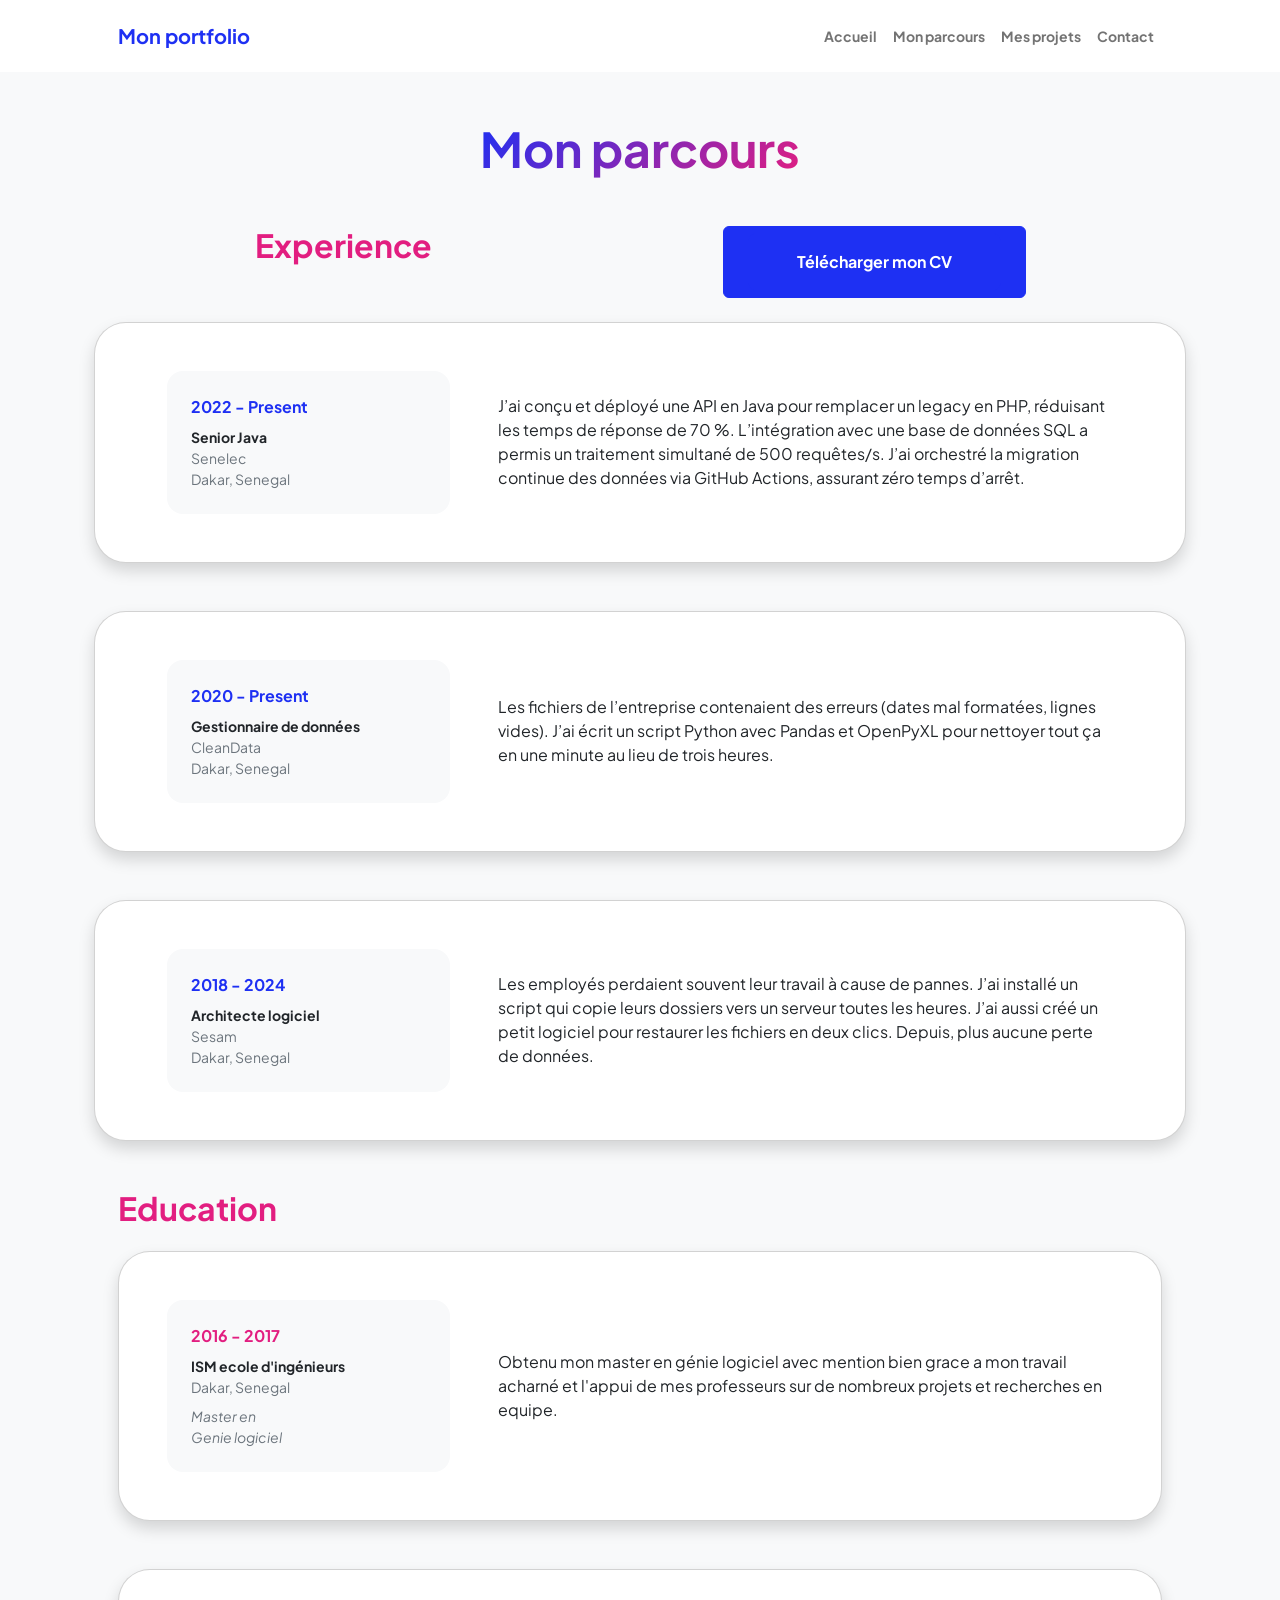
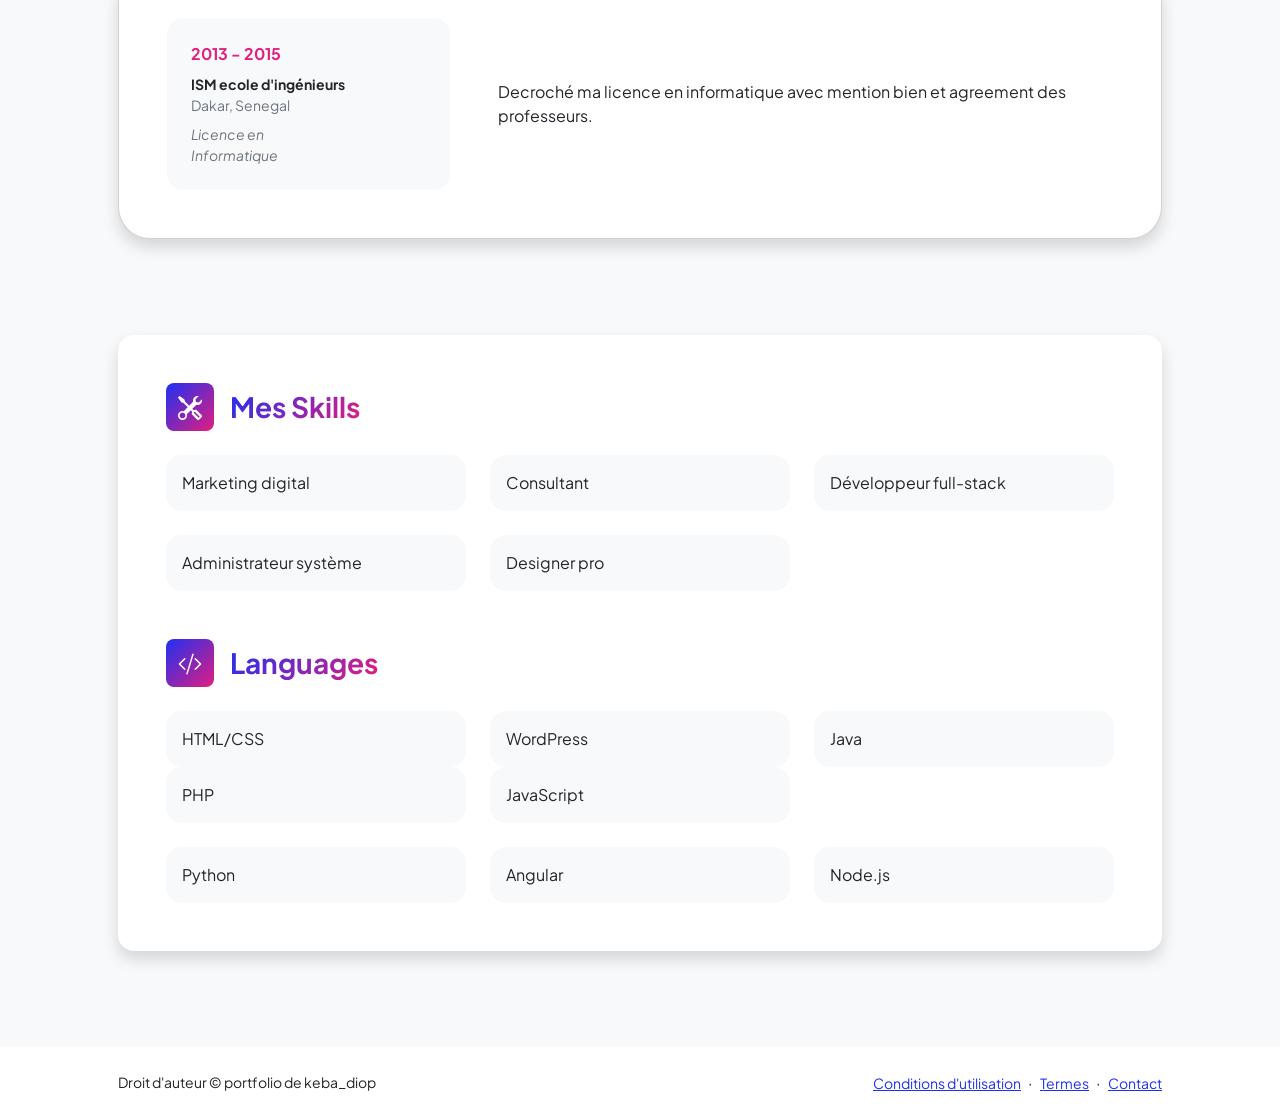
<file: portfolio2/resume.html>
<!DOCTYPE html>
<html lang="en">
    <head>
        <meta charset="utf-8" />
        <meta name="viewport" content="width=device-width, initial-scale=1, shrink-to-fit=no" />
        <meta name="description" content="" />
        <meta name="author" content="" />
        <title>Personal - Start Bootstrap Template</title>
        <!-- Favicon-->
        <link rel="icon" type="image/x-icon" href="assets/favicon.ico" />
        <!-- Custom Google font-->
        <link rel="preconnect" href="https://fonts.googleapis.com" />
        <link rel="preconnect" href="https://fonts.gstatic.com" crossorigin />
        <link href="https://fonts.googleapis.com/css2?family=Plus+Jakarta+Sans:wght@100;200;300;400;500;600;700;800;900&amp;display=swap" rel="stylesheet" />
        <!-- Bootstrap icons-->
        <link href="https://cdn.jsdelivr.net/npm/bootstrap-icons@1.8.1/font/bootstrap-icons.css" rel="stylesheet" />
        <!-- Core theme CSS (includes Bootstrap)-->
        <link href="css/styles.css" rel="stylesheet" />
    </head>
    <body class="d-flex flex-column h-100 bg-light">
        <main class="flex-shrink-0">
            <!-- Navigation-->
            <nav class="navbar navbar-expand-lg navbar-light bg-white py-3">
                <div class="container px-5">
                    <a class="navbar-brand" href="index.html"><span class="fw-bolder text-primary">Mon portfolio</span></a>
                    <button class="navbar-toggler" type="button" data-bs-toggle="collapse" data-bs-target="#navbarSupportedContent" aria-controls="navbarSupportedContent" aria-expanded="false" aria-label="Toggle navigation"><span class="navbar-toggler-icon"></span></button>
                    <div class="collapse navbar-collapse" id="navbarSupportedContent">
                        <ul class="navbar-nav ms-auto mb-2 mb-lg-0 small fw-bolder">
                            <li class="nav-item"><a class="nav-link" href="index.html">Accueil</a></li>
                            <li class="nav-item"><a class="nav-link" href="resume.html">Mon parcours</a></li>
                            <li class="nav-item"><a class="nav-link" href="projects.html">Mes projets</a></li>
                            <li class="nav-item"><a class="nav-link" href="contact.html">Contact</a></li>
                        </ul>
                    </div>
                </div>
            </nav>
            <!-- Page Content-->
            <div class="container px-5 my-5">
                <div class="text-center mb-5">
                    <h1 class="display-5 fw-bolder mb-0"><span class="text-gradient d-inline">Mon parcours</span></h1>
                </div>
                <div class="row gx-5 justify-content-center">
                    <div class="col-lg-11 col-xl-9 col-xxl-8">
                        <!-- Experience Section-->
                        <section>
                            
                                <div class="d-flex aligne-item-center justify-content-between mb-4">
                                <h2 class="text-secondary fw-bolder mb-0">Experience</h2>
                                <!-- Download resume button-->
                                <!-- Note: Set the link href target to a PDF file within your project-->
                                 <a class="btn btn-primary px-4 px-3" href="assets/cv.png">
                                    <div class="btn btn-primary btn-lg px-5 py-3 fs-6 fw-bolder">Télécharger mon CV</div>
                                 </a>    
                         </div>
                            </div>
                            <!-- Experience Card 1-->
                            <div class="card shadow border-1 rounded-5 mb-5">
                                <div class="card-body p-5">
                                    <div class="row align-items-center gx-5">
                                        <div class="col text-center text-lg-start mb-4 mb-lg-0">
                                            <div class="bg-light p-4 rounded-4">
                                                <div class="text-primary fw-bolder mb-2">2022 - Present</div>
                                                <div class="small fw-bolder">Senior Java</div>
                                                <div class="small text-muted">Senelec</div>
                                                <div class="small text-muted">Dakar, Senegal</div>
                                            </div>
                                        </div>
                                        <div class="col-lg-8"><div>J’ai conçu et déployé une API en Java pour remplacer un legacy en PHP, réduisant les temps de réponse de 70 %. L’intégration avec une base de données SQL a permis un traitement simultané de 500 requêtes/s. J’ai orchestré la migration continue des données via GitHub Actions, assurant zéro temps d’arrêt.</div></div>
                                    </div>
                                </div>
                                <!-- Experience Card 2 -->
                            </div>
                            <div class="card shadow border-01 rounded-5 mb-5">
                                <div class="card-body p-5">
                                    <div class="row align-items-center gx-5">
                                        <div class="col text-center text-lg-start mb-4 mb-lg-0">
                                            <div class="bg-light p-4 rounded-4">
                                                <div class="text-primary fw-bolder mb-2">2020 - Present</div>
                                                <div class="small fw-bolder">Gestionnaire de données</div>
                                                <div class="small text-muted">CleanData</div>
                                                <div class="small text-muted">Dakar, Senegal</div>
                                            </div>
                                        </div>
                                        <div class="col-lg-8"><div>Les fichiers de l’entreprise contenaient des erreurs (dates mal formatées, lignes vides). J’ai écrit un script Python avec Pandas et OpenPyXL pour nettoyer tout ça en une minute au lieu de trois heures.</div></div>
                                    </div>
                                </div>
                            </div>
                            <!-- Experience Card 3-->
                            <div class="card shadow border-1 rounded-5 mb-5">
                                <div class="card-body p-5">
                                    <div class="row align-items-center gx-5">
                                        <div class="col text-center text-lg-start mb-4 mb-lg-0">
                                            <div class="bg-light p-4 rounded-4">
                                                <div class="text-primary fw-bolder mb-2">2018 - 2024</div>
                                                <div class="small fw-bolder">Architecte logiciel</div>
                                                <div class="small text-muted">Sesam</div>
                                                <div class="small text-muted">Dakar, Senegal</div>
                                            </div>
                                        </div>
                                        <div class="col-lg-8"><div>Les employés perdaient souvent leur travail à cause de pannes. J’ai installé un script qui copie leurs dossiers vers un serveur toutes les heures. J’ai aussi créé un petit logiciel pour restaurer les fichiers en deux clics. Depuis, plus aucune perte de données.</div></div>
                                    </div>
                                </div>
                            </div>
                        </section>
                        <!-- Education Section-->
                         
                        <section>
                            <h2 class="text-secondary fw-bolder mb-4">Education</h2>
                            <!-- Education Card 1-->
                            <div class="card shadow border-1 rounded-5 mb-5">
                                <div class="card-body p-5">
                                    <div class="row align-items-center gx-5">
                                        <div class="col text-center text-lg-start mb-4 mb-lg-0">
                                            <div class="bg-light p-4 rounded-4">
                                                <div class="text-secondary fw-bolder mb-2">2016 - 2017</div>
                                                <div class="mb-2">
                                                    <div class="small fw-bolder">ISM ecole d'ingénieurs</div>
                                                    <div class="small text-muted">Dakar, Senegal</div>
                                                </div>
                                                <div class="fst-italic">
                                                    <div class="small text-muted">Master en</div>
                                                    <div class="small text-muted">Genie logiciel</div>
                                                </div>
                                            </div>
                                        </div>
                                        <div class="col-lg-8"><div>Obtenu mon master en génie logiciel avec mention bien grace a mon travail acharné et l'appui de mes professeurs sur de nombreux projets et recherches en equipe.</div></div>
                                    </div>
                                </div>
                            </div>
                            <!-- Education Card 2-->
                            <div class="card shadow border-1 rounded-5 mb-5">
                                <div class="card-body p-5">
                                    <div class="row align-items-center gx-5">
                                        <div class="col text-center text-lg-start mb-4 mb-lg-0">
                                            <div class="bg-light p-4 rounded-4">
                                                <div class="text-secondary fw-bolder mb-2">2013 - 2015</div>
                                                <div class="mb-2">
                                                    <div class="small fw-bolder">ISM ecole d'ingénieurs</div>
                                                    <div class="small text-muted">Dakar, Senegal</div>
                                                </div>
                                                <div class="fst-italic">
                                                    <div class="small text-muted">Licence en</div>
                                                    <div class="small text-muted">Informatique</div>
                                                </div>
                                                
                                            
                                            </div>
                                             
                                        </div>
                                        <div class="col-lg-8"><div>Decroché ma licence en informatique avec mention bien et agreement des professeurs.</div></div>
                                    </div>
                                </div>
                            </div>
                        </section>
                        <!-- Divider-->
                        <div class="pb-5"></div>
                        <!-- Skills Section-->
                        <section>
                            <!-- Skillset Card-->
                            <div class="card shadow border-0 rounded-4 mb-5">
                                <div class="card-body p-5">
                                    <!-- Professional skills list-->
                                    <div class="mb-5">
                                        <div class="d-flex align-items-center mb-4">
                                            <div class="feature bg-primary bg-gradient-primary-to-secondary text-white rounded-3 me-3"><i class="bi bi-tools"></i></div>
                                            <h3 class="fw-bolder mb-0"><span class="text-gradient d-inline">Mes Skills</span></h3>
                                        </div>
                                        
                                        <div class="row row-cols-1 row-cols-md-3 mb-4">
                                            <div class="col mb-4 mb-md-0"><div class="d-flex align-items-center bg-light rounded-4 p-3 h-100">Marketing digital</div></div>
                                            <div class="col mb-4 mb-md-0"><div class="d-flex align-items-center bg-light rounded-4 p-3 h-100">Consultant</div></div>
                                            <div class="col"><div class="d-flex align-items-center bg-light rounded-4 p-3 h-100">Développeur full-stack</div></div>
                                        </div>
                                        <div class="row row-cols-1 row-cols-md-3">
                                            <div class="col mb-4 mb-md-0"><div class="d-flex align-items-center bg-light rounded-4 p-3 h-100">Administrateur système</div></div>
                                            <div class="col mb-4 mb-md-0"><div class="d-flex align-items-center bg-light rounded-4 p-3 h-100">Designer pro</div></div>
                                           
                                        </div>
                                    </div>
                                    <!-- Languages list-->
                                    <div class="mb-0">
                                        <div class="d-flex align-items-center mb-4">
                                            <div class="feature bg-primary bg-gradient-primary-to-secondary text-white rounded-3 me-3"><i class="bi bi-code-slash"></i></div>
                                            <h3 class="fw-bolder mb-0"><span class="text-gradient d-inline">Languages</span></h3>
                                        </div>
                                        <div class="row row-cols-1 row-cols-md-3 mb-4">
                                            
                                            <div class="col mb-4 mb-md-0"><div class="d-flex align-items-center bg-light rounded-4 p-3 h-100">HTML/CSS</div></div>
                                            <div class="col mb-4 mb-md-0"><div class="d-flex align-items-center bg-light rounded-4 p-3 h-100">WordPress</div></div>
                                            <div class="col mb-4 mb-md-0"><div class="d-flex align-items-center bg-light rounded-4 p-3 h-100">Java</div></div>


                                            <div class="col mb-4 mb-md-0"><div class="d-flex align-items-center bg-light rounded-4 p-3 h-100">PHP</div></div>
                                            <div class="col"><div class="d-flex align-items-center bg-light rounded-4 p-3 h-100">JavaScript</div></div>
                                        </div>
                                        <div class="row row-cols-1 row-cols-md-3">
                                            <div class="col mb-4 mb-md-0"><div class="d-flex align-items-center bg-light rounded-4 p-3 h-100">Python</div></div>
                                            <div class="col mb-4 mb-md-0"><div class="d-flex align-items-center bg-light rounded-4 p-3 h-100">Angular</div></div>
                                            <div class="col"><div class="d-flex align-items-center bg-light rounded-4 p-3 h-100">Node.js</div></div>
                                        </div>
                                    </div>
                                </div>
                            </div>
                        </section>
                    </div>
                </div>
            </div>
        </main>
        <!-- Footer-->
        <footer class="bg-white py-4 mt-auto">
            <div class="container px-5">
                <div class="row align-items-center justify-content-between flex-column flex-sm-row">
                    <div class="col-auto"><div class="small m-0">Droit d'auteur &copy; portfolio de keba_diop</div></div>
                    <div class="col-auto">
                        <a class="small" href="#!">Conditions d'utilisation</a>
                        <span class="mx-1">&middot;</span>
                        <a class="small" href="#!">Termes</a>
                        <span class="mx-1">&middot;</span>
                        <a class="small" href="#!">Contact</a>
                    </div>
                </div>
            </div>
        </footer>
        <!-- Bootstrap core JS-->
        <script src="https://cdn.jsdelivr.net/npm/bootstrap@5.2.3/dist/js/bootstrap.bundle.min.js"></script>
        <!-- Core theme JS-->
        <script src="js/scripts.js"></script>
    </body>
</html>
</file>
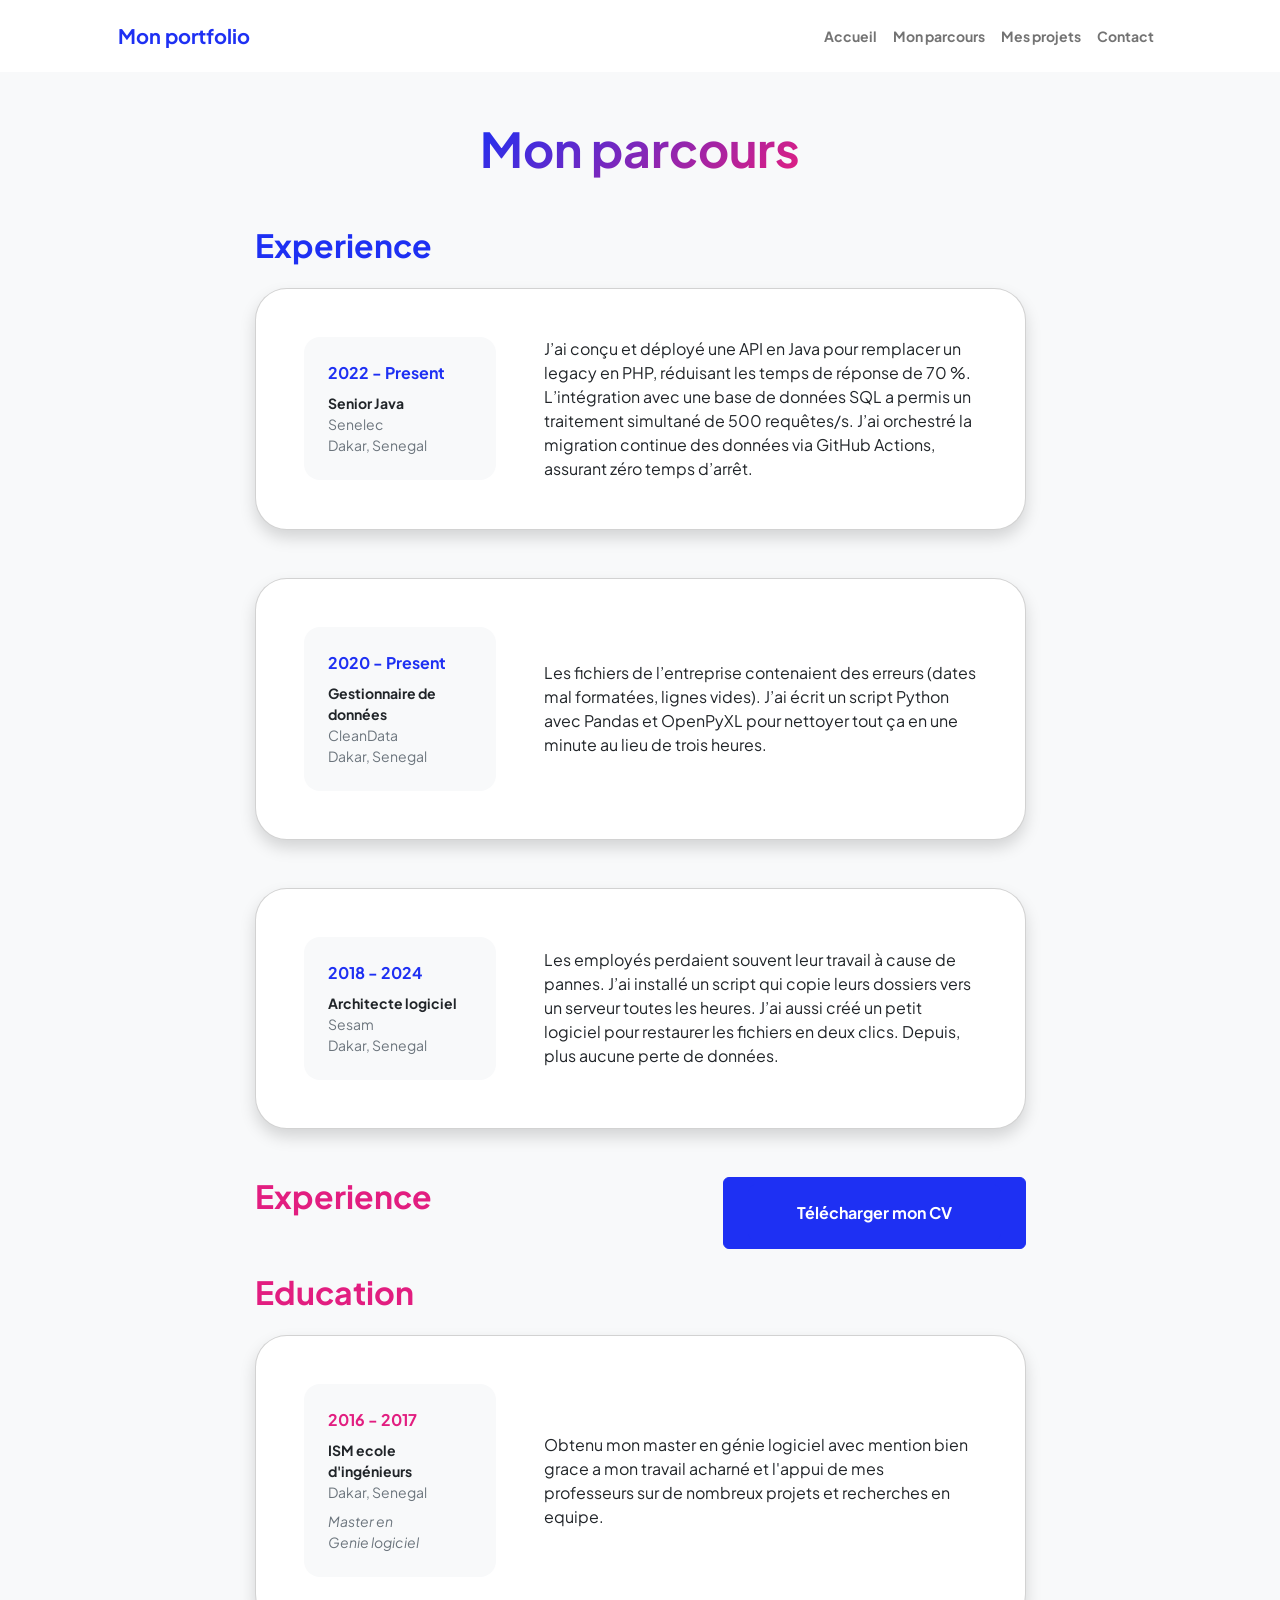
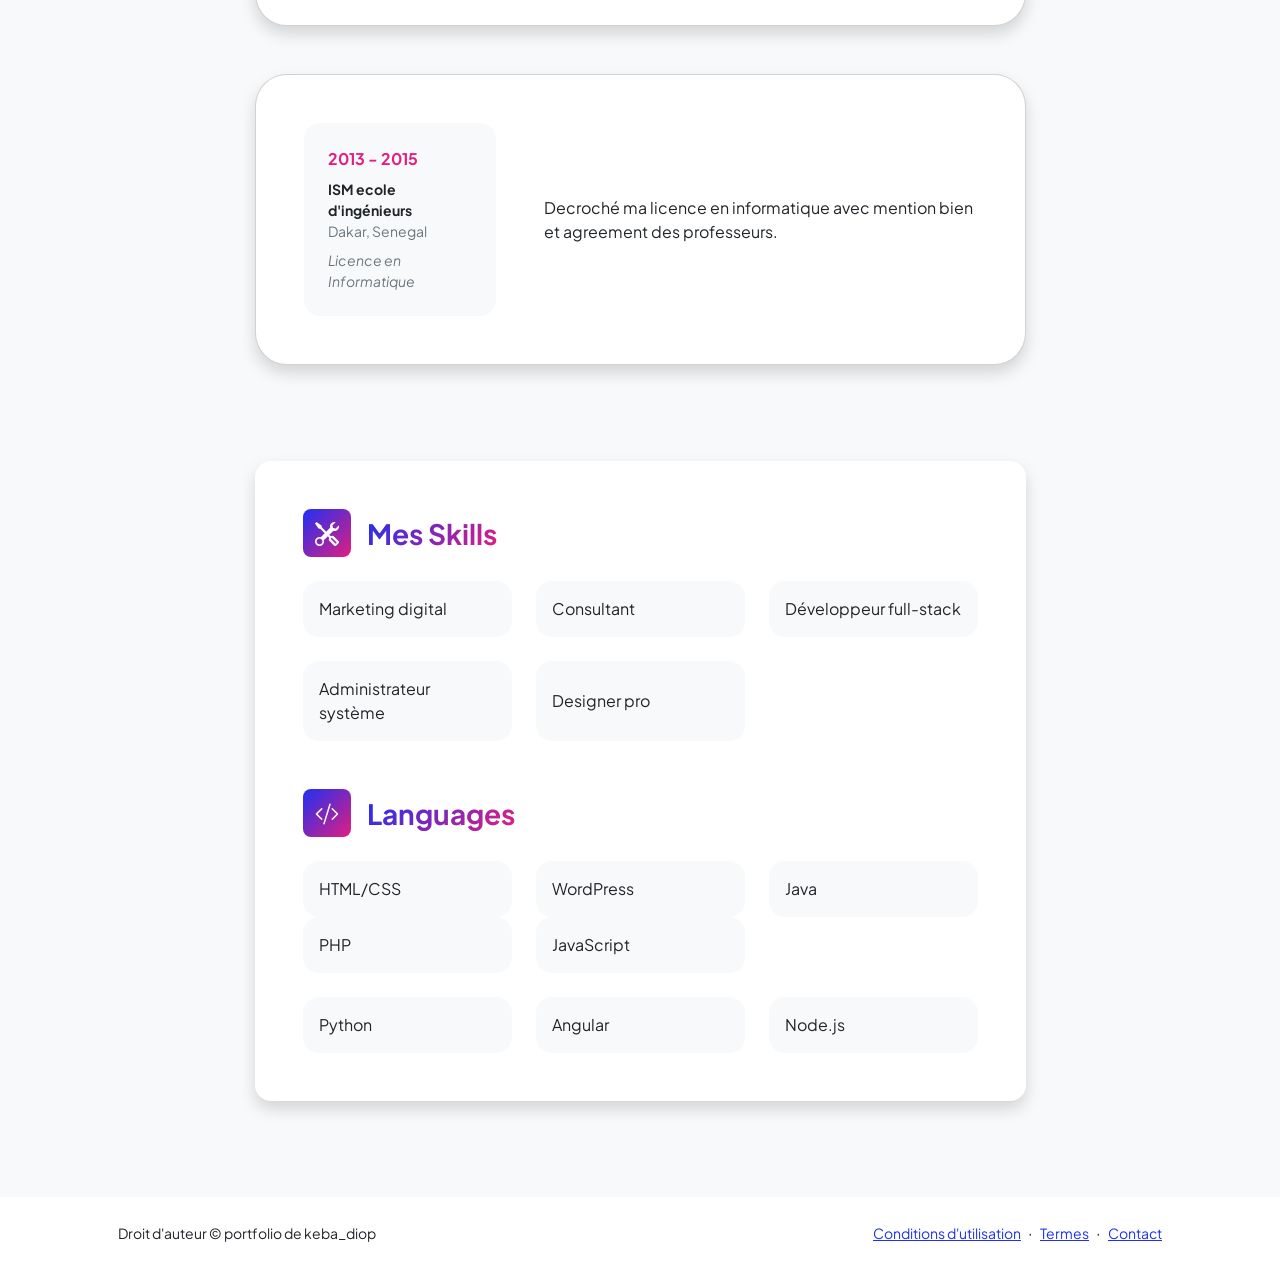
<file: startbootstrap-personal-gh-pages/resume.html>
<!DOCTYPE html>
<html lang="en">
    <head>
        <meta charset="utf-8" />
        <meta name="viewport" content="width=device-width, initial-scale=1, shrink-to-fit=no" />
        <meta name="description" content="" />
        <meta name="author" content="" />
        <title>Personal - Start Bootstrap Template</title>
        <!-- Favicon-->
        <link rel="icon" type="image/x-icon" href="assets/favicon.ico" />
        <!-- Custom Google font-->
        <link rel="preconnect" href="https://fonts.googleapis.com" />
        <link rel="preconnect" href="https://fonts.gstatic.com" crossorigin />
        <link href="https://fonts.googleapis.com/css2?family=Plus+Jakarta+Sans:wght@100;200;300;400;500;600;700;800;900&amp;display=swap" rel="stylesheet" />
        <!-- Bootstrap icons-->
        <link href="https://cdn.jsdelivr.net/npm/bootstrap-icons@1.8.1/font/bootstrap-icons.css" rel="stylesheet" />
        <!-- Core theme CSS (includes Bootstrap)-->
        <link href="css/styles.css" rel="stylesheet" />
    </head>
    <body class="d-flex flex-column h-100 bg-light">
        <main class="flex-shrink-0">
            <!-- Navigation-->
            <nav class="navbar navbar-expand-lg navbar-light bg-white py-3">
                <div class="container px-5">
                    <a class="navbar-brand" href="index.html"><span class="fw-bolder text-primary">Mon portfolio</span></a>
                    <button class="navbar-toggler" type="button" data-bs-toggle="collapse" data-bs-target="#navbarSupportedContent" aria-controls="navbarSupportedContent" aria-expanded="false" aria-label="Toggle navigation"><span class="navbar-toggler-icon"></span></button>
                    <div class="collapse navbar-collapse" id="navbarSupportedContent">
                        <ul class="navbar-nav ms-auto mb-2 mb-lg-0 small fw-bolder">
                            <li class="nav-item"><a class="nav-link" href="index.html">Accueil</a></li>
                            <li class="nav-item"><a class="nav-link" href="resume.html">Mon parcours</a></li>
                            <li class="nav-item"><a class="nav-link" href="projects.html">Mes projets</a></li>
                            <li class="nav-item"><a class="nav-link" href="contact.html">Contact</a></li>
                        </ul>
                    </div>
                </div>
            </nav>
            <!-- Page Content-->
            <div class="container px-5 my-5">
                <div class="text-center mb-5">
                    <h1 class="display-5 fw-bolder mb-0"><span class="text-gradient d-inline">Mon parcours</span></h1>
                </div>
                <div class="row gx-5 justify-content-center">
                    <div class="col-lg-11 col-xl-9 col-xxl-8">
                        <!-- Experience Section-->
                        <section>
                            <div class="d-flex align-items-center justify-content-between mb-4">
                                <h2 class="text-primary fw-bolder mb-0">Experience</h2>
                                <!-- Download resume button-->
                                <!-- Note: Set the link href target to a PDF file within your project-->
                                
                            </div>
                            <!-- Experience Card 1-->
                            <div class="card shadow border-1 rounded-5 mb-5">
                                <div class="card-body p-5">
                                    <div class="row align-items-center gx-5">
                                        <div class="col text-center text-lg-start mb-4 mb-lg-0">
                                            <div class="bg-light p-4 rounded-4">
                                                <div class="text-primary fw-bolder mb-2">2022 - Present</div>
                                                <div class="small fw-bolder">Senior Java</div>
                                                <div class="small text-muted">Senelec</div>
                                                <div class="small text-muted">Dakar, Senegal</div>
                                            </div>
                                        </div>
                                        <div class="col-lg-8"><div>J’ai conçu et déployé une API en Java pour remplacer un legacy en PHP, réduisant les temps de réponse de 70 %. L’intégration avec une base de données SQL a permis un traitement simultané de 500 requêtes/s. J’ai orchestré la migration continue des données via GitHub Actions, assurant zéro temps d’arrêt.</div></div>
                                    </div>
                                </div>
                                <!-- Experience Card 2 -->
                            </div>
                            <div class="card shadow border-01 rounded-5 mb-5">
                                <div class="card-body p-5">
                                    <div class="row align-items-center gx-5">
                                        <div class="col text-center text-lg-start mb-4 mb-lg-0">
                                            <div class="bg-light p-4 rounded-4">
                                                <div class="text-primary fw-bolder mb-2">2020 - Present</div>
                                                <div class="small fw-bolder">Gestionnaire de données</div>
                                                <div class="small text-muted">CleanData</div>
                                                <div class="small text-muted">Dakar, Senegal</div>
                                            </div>
                                        </div>
                                        <div class="col-lg-8"><div>Les fichiers de l’entreprise contenaient des erreurs (dates mal formatées, lignes vides). J’ai écrit un script Python avec Pandas et OpenPyXL pour nettoyer tout ça en une minute au lieu de trois heures.</div></div>
                                    </div>
                                </div>
                            </div>
                            <!-- Experience Card 3-->
                            <div class="card shadow border-1 rounded-5 mb-5">
                                <div class="card-body p-5">
                                    <div class="row align-items-center gx-5">
                                        <div class="col text-center text-lg-start mb-4 mb-lg-0">
                                            <div class="bg-light p-4 rounded-4">
                                                <div class="text-primary fw-bolder mb-2">2018 - 2024</div>
                                                <div class="small fw-bolder">Architecte logiciel</div>
                                                <div class="small text-muted">Sesam</div>
                                                <div class="small text-muted">Dakar, Senegal</div>
                                            </div>
                                        </div>
                                        <div class="col-lg-8"><div>Les employés perdaient souvent leur travail à cause de pannes. J’ai installé un script qui copie leurs dossiers vers un serveur toutes les heures. J’ai aussi créé un petit logiciel pour restaurer les fichiers en deux clics. Depuis, plus aucune perte de données.</div></div>
                                    </div>
                                </div>
                            </div>
                        </section>
                        <!-- Education Section-->
                         <div class="d-flex aligne-item-center justify-content-between mb-4">
                                <h2 class="text-secondary fw-bolder mb-0">Experience</h2>
                                <!-- Download resume button-->
                                <!-- Note: Set the link href target to a PDF file within your project-->
                                 <a class="btn btn-primary px-4 px-3" href="">
                                    <div class="btn btn-primary btn-lg px-5 py-3 fs-6 fw-bolder">Télécharger mon CV</div>
                                 </a>    
                         </div>
                        <section>
                            <h2 class="text-secondary fw-bolder mb-4">Education</h2>
                            <!-- Education Card 1-->
                            <div class="card shadow border-1 rounded-5 mb-5">
                                <div class="card-body p-5">
                                    <div class="row align-items-center gx-5">
                                        <div class="col text-center text-lg-start mb-4 mb-lg-0">
                                            <div class="bg-light p-4 rounded-4">
                                                <div class="text-secondary fw-bolder mb-2">2016 - 2017</div>
                                                <div class="mb-2">
                                                    <div class="small fw-bolder">ISM ecole d'ingénieurs</div>
                                                    <div class="small text-muted">Dakar, Senegal</div>
                                                </div>
                                                <div class="fst-italic">
                                                    <div class="small text-muted">Master en</div>
                                                    <div class="small text-muted">Genie logiciel</div>
                                                </div>
                                            </div>
                                        </div>
                                        <div class="col-lg-8"><div>Obtenu mon master en génie logiciel avec mention bien grace a mon travail acharné et l'appui de mes professeurs sur de nombreux projets et recherches en equipe.</div></div>
                                    </div>
                                </div>
                            </div>
                            <!-- Education Card 2-->
                            <div class="card shadow border-1 rounded-5 mb-5">
                                <div class="card-body p-5">
                                    <div class="row align-items-center gx-5">
                                        <div class="col text-center text-lg-start mb-4 mb-lg-0">
                                            <div class="bg-light p-4 rounded-4">
                                                <div class="text-secondary fw-bolder mb-2">2013 - 2015</div>
                                                <div class="mb-2">
                                                    <div class="small fw-bolder">ISM ecole d'ingénieurs</div>
                                                    <div class="small text-muted">Dakar, Senegal</div>
                                                </div>
                                                <div class="fst-italic">
                                                    <div class="small text-muted">Licence en</div>
                                                    <div class="small text-muted">Informatique</div>
                                                </div>
                                                
                                            
                                            </div>
                                             
                                        </div>
                                        <div class="col-lg-8"><div>Decroché ma licence en informatique avec mention bien et agreement des professeurs.</div></div>
                                    </div>
                                </div>
                            </div>
                        </section>
                        <!-- Divider-->
                        <div class="pb-5"></div>
                        <!-- Skills Section-->
                        <section>
                            <!-- Skillset Card-->
                            <div class="card shadow border-0 rounded-4 mb-5">
                                <div class="card-body p-5">
                                    <!-- Professional skills list-->
                                    <div class="mb-5">
                                        <div class="d-flex align-items-center mb-4">
                                            <div class="feature bg-primary bg-gradient-primary-to-secondary text-white rounded-3 me-3"><i class="bi bi-tools"></i></div>
                                            <h3 class="fw-bolder mb-0"><span class="text-gradient d-inline">Mes Skills</span></h3>
                                        </div>
                                        
                                        <div class="row row-cols-1 row-cols-md-3 mb-4">
                                            <div class="col mb-4 mb-md-0"><div class="d-flex align-items-center bg-light rounded-4 p-3 h-100">Marketing digital</div></div>
                                            <div class="col mb-4 mb-md-0"><div class="d-flex align-items-center bg-light rounded-4 p-3 h-100">Consultant</div></div>
                                            <div class="col"><div class="d-flex align-items-center bg-light rounded-4 p-3 h-100">Développeur full-stack</div></div>
                                        </div>
                                        <div class="row row-cols-1 row-cols-md-3">
                                            <div class="col mb-4 mb-md-0"><div class="d-flex align-items-center bg-light rounded-4 p-3 h-100">Administrateur système</div></div>
                                            <div class="col mb-4 mb-md-0"><div class="d-flex align-items-center bg-light rounded-4 p-3 h-100">Designer pro</div></div>
                                           
                                        </div>
                                    </div>
                                    <!-- Languages list-->
                                    <div class="mb-0">
                                        <div class="d-flex align-items-center mb-4">
                                            <div class="feature bg-primary bg-gradient-primary-to-secondary text-white rounded-3 me-3"><i class="bi bi-code-slash"></i></div>
                                            <h3 class="fw-bolder mb-0"><span class="text-gradient d-inline">Languages</span></h3>
                                        </div>
                                        <div class="row row-cols-1 row-cols-md-3 mb-4">
                                            
                                            <div class="col mb-4 mb-md-0"><div class="d-flex align-items-center bg-light rounded-4 p-3 h-100">HTML/CSS</div></div>
                                            <div class="col mb-4 mb-md-0"><div class="d-flex align-items-center bg-light rounded-4 p-3 h-100">WordPress</div></div>
                                            <div class="col mb-4 mb-md-0"><div class="d-flex align-items-center bg-light rounded-4 p-3 h-100">Java</div></div>


                                            <div class="col mb-4 mb-md-0"><div class="d-flex align-items-center bg-light rounded-4 p-3 h-100">PHP</div></div>
                                            <div class="col"><div class="d-flex align-items-center bg-light rounded-4 p-3 h-100">JavaScript</div></div>
                                        </div>
                                        <div class="row row-cols-1 row-cols-md-3">
                                            <div class="col mb-4 mb-md-0"><div class="d-flex align-items-center bg-light rounded-4 p-3 h-100">Python</div></div>
                                            <div class="col mb-4 mb-md-0"><div class="d-flex align-items-center bg-light rounded-4 p-3 h-100">Angular</div></div>
                                            <div class="col"><div class="d-flex align-items-center bg-light rounded-4 p-3 h-100">Node.js</div></div>
                                        </div>
                                    </div>
                                </div>
                            </div>
                        </section>
                    </div>
                </div>
            </div>
        </main>
        <!-- Footer-->
        <footer class="bg-white py-4 mt-auto">
            <div class="container px-5">
                <div class="row align-items-center justify-content-between flex-column flex-sm-row">
                    <div class="col-auto"><div class="small m-0">Droit d'auteur &copy; portfolio de keba_diop</div></div>
                    <div class="col-auto">
                        <a class="small" href="#!">Conditions d'utilisation</a>
                        <span class="mx-1">&middot;</span>
                        <a class="small" href="#!">Termes</a>
                        <span class="mx-1">&middot;</span>
                        <a class="small" href="#!">Contact</a>
                    </div>
                </div>
            </div>
        </footer>
        <!-- Bootstrap core JS-->
        <script src="https://cdn.jsdelivr.net/npm/bootstrap@5.2.3/dist/js/bootstrap.bundle.min.js"></script>
        <!-- Core theme JS-->
        <script src="js/scripts.js"></script>
    </body>
</html>
</file>
